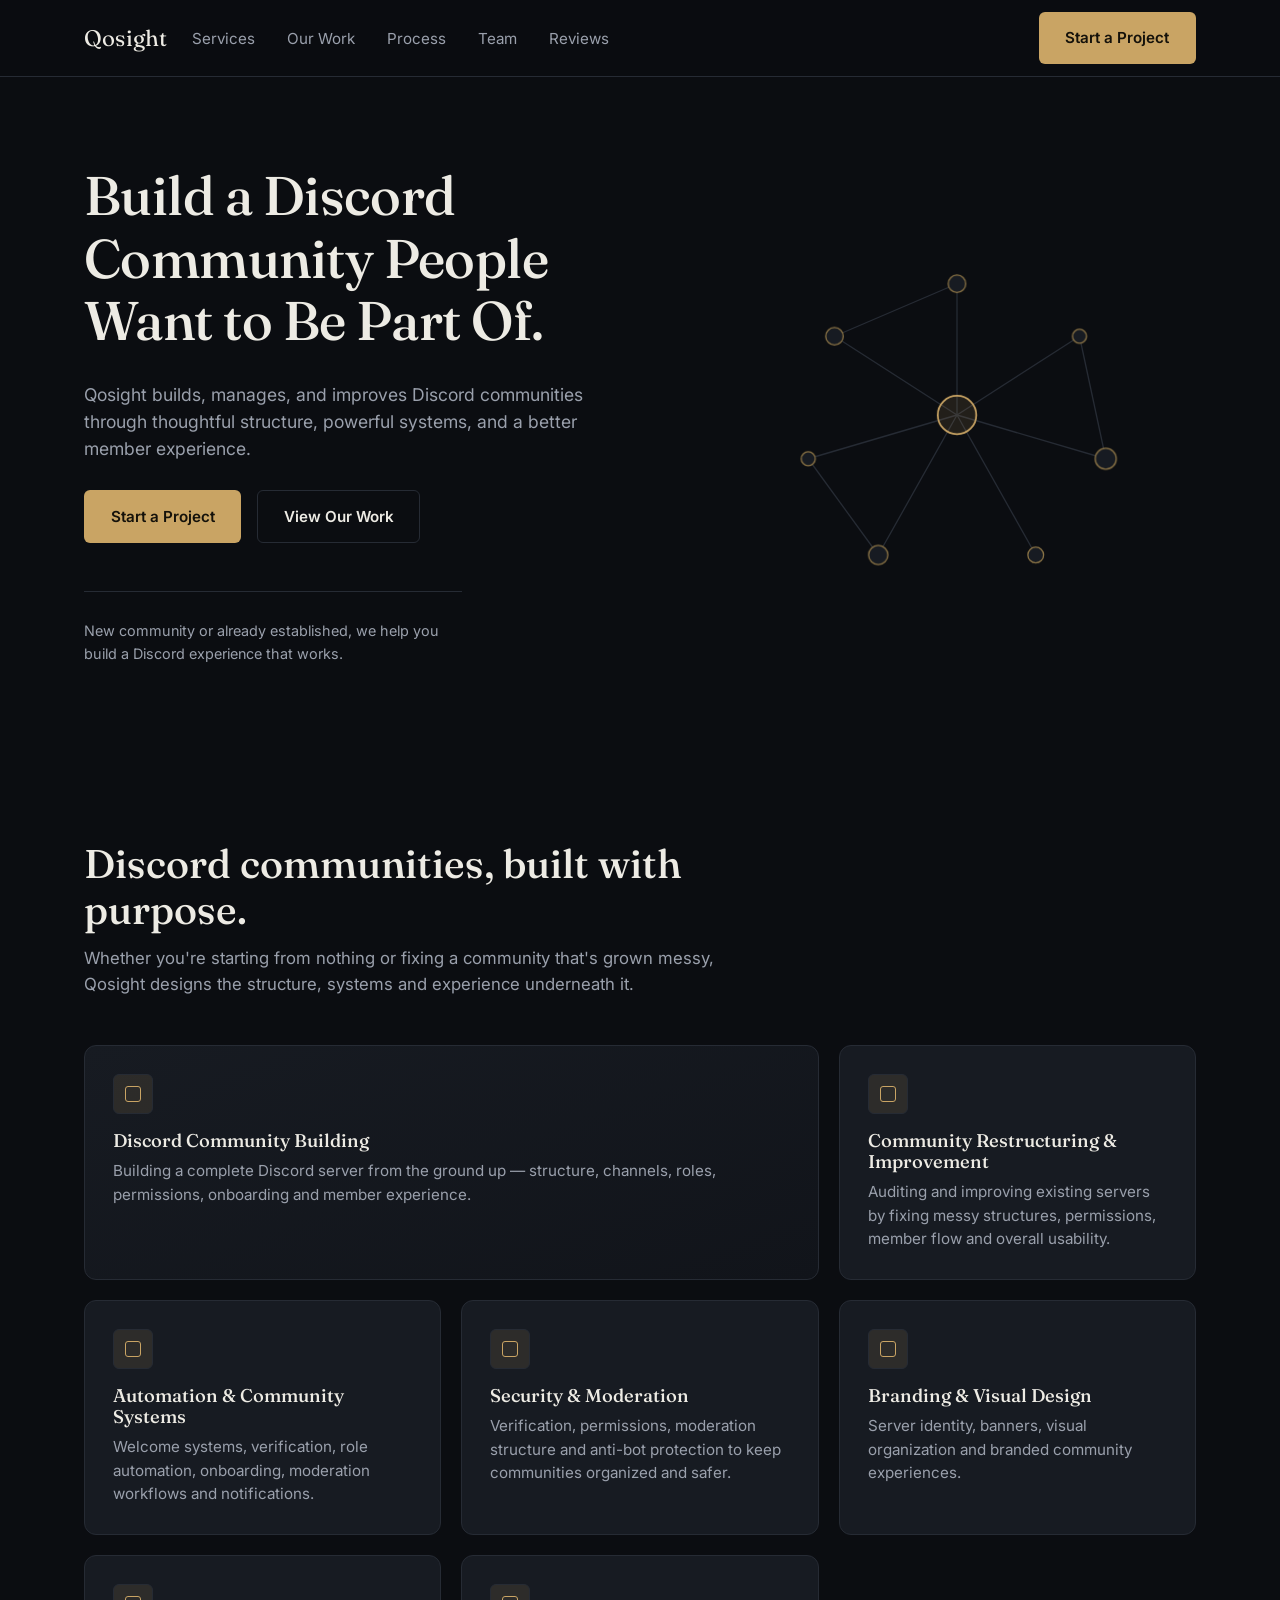
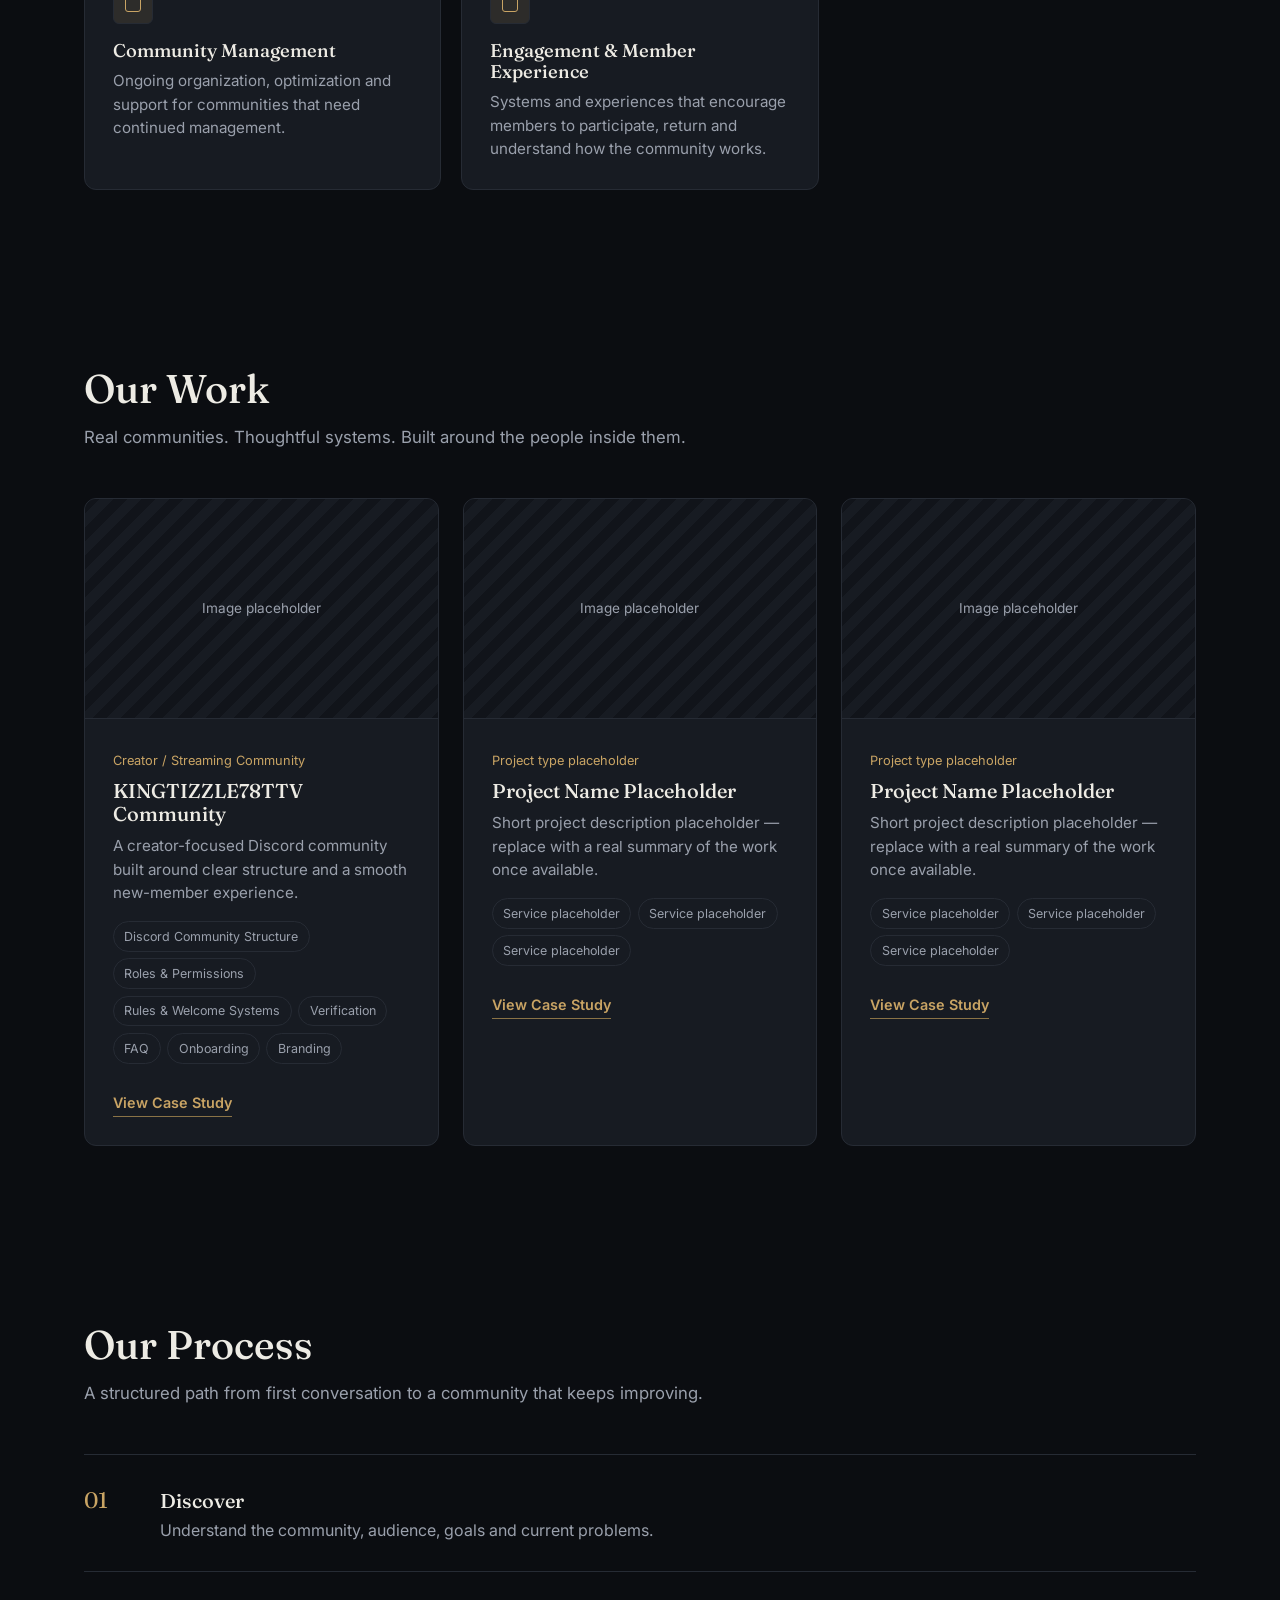
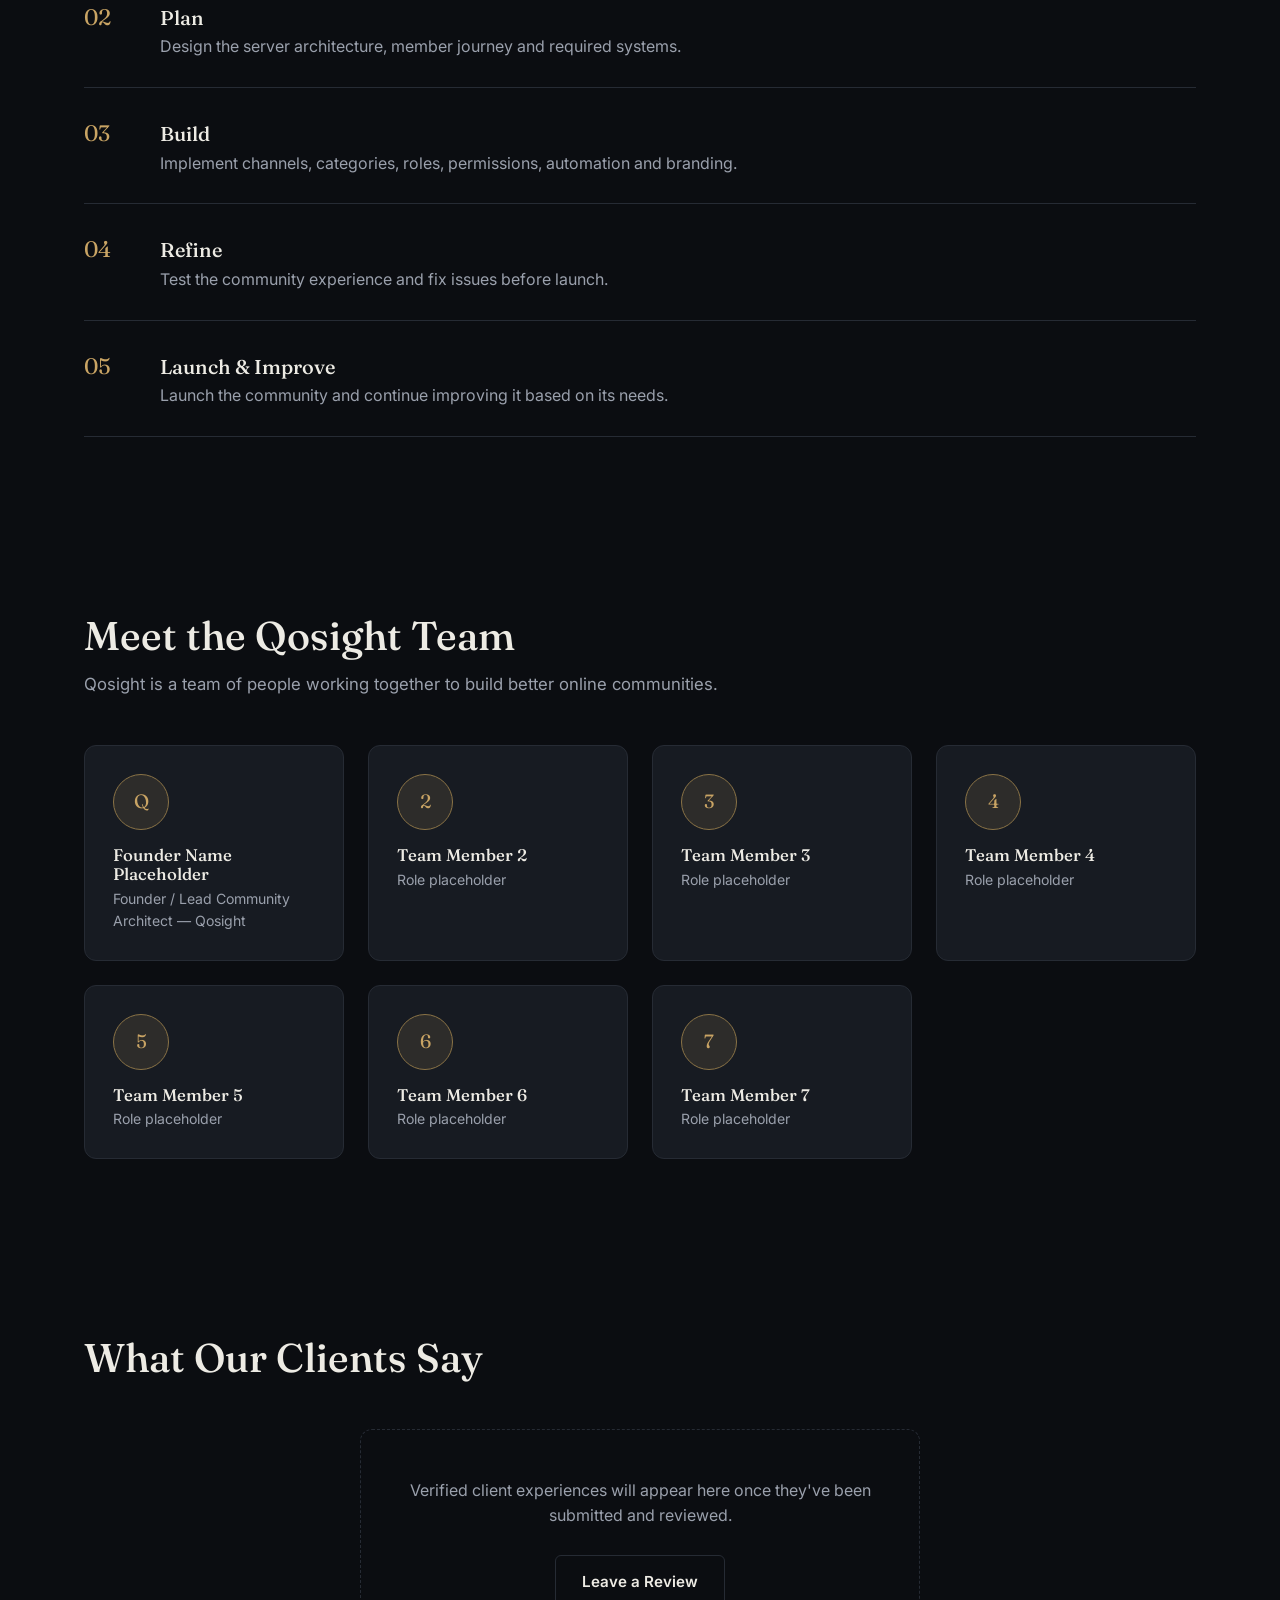
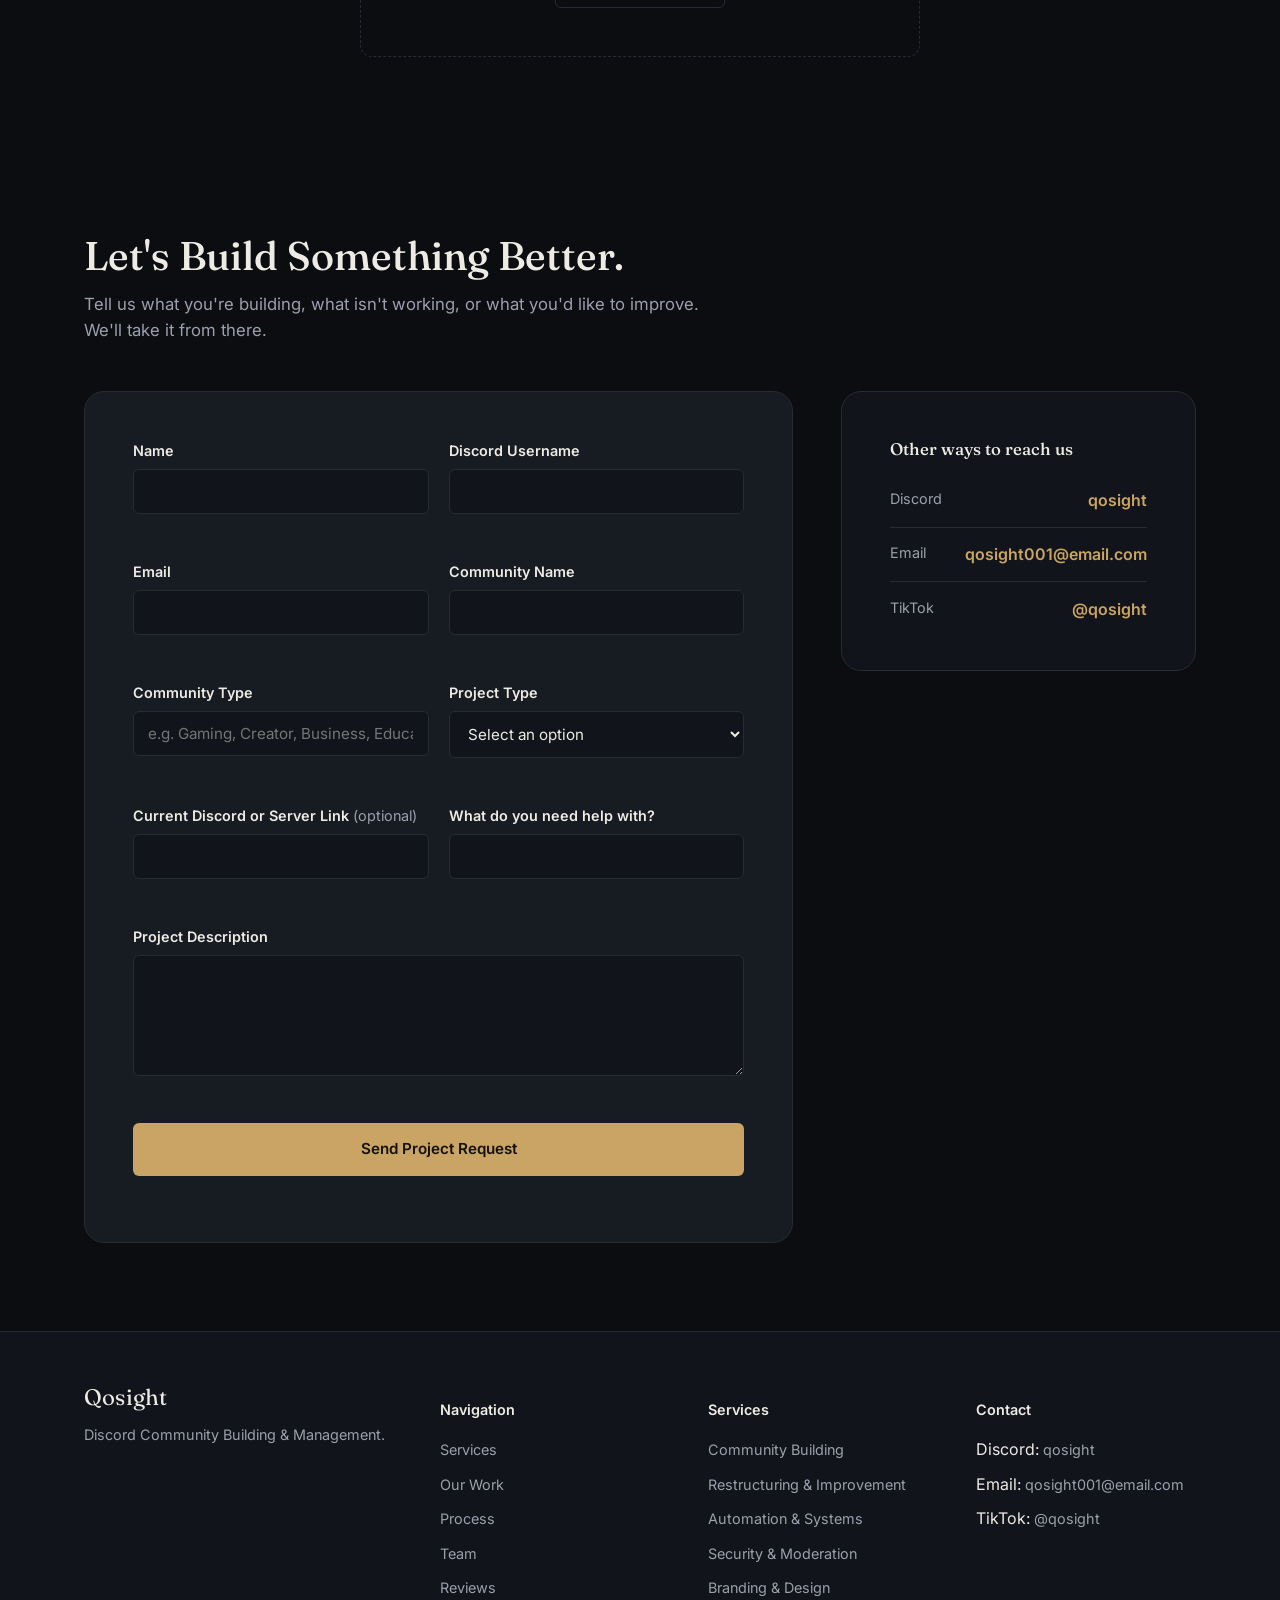
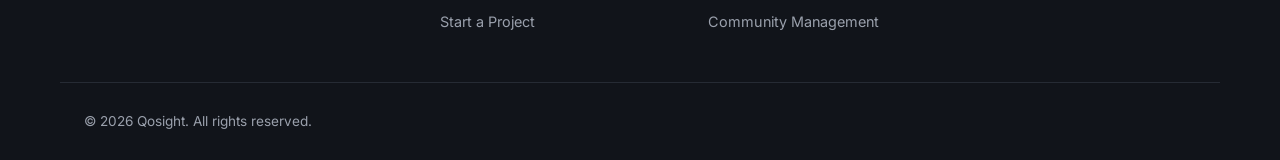
<file: index-1.html>
<!DOCTYPE html>
<html lang="en">
<head>
<meta charset="UTF-8">
<meta name="viewport" content="width=device-width, initial-scale=1.0">
<title>Qosight — Discord Community Building &amp; Management</title>
<meta name="description" content="Qosight builds, manages, restructures and improves Discord communities with thoughtful architecture, automation, moderation systems, branding and member experiences.">

<!-- Open Graph placeholders — replace 'yourdomain.com' and the image path once the site is live -->
<meta property="og:title" content="Qosight — Discord Community Building & Management">
<meta property="og:description" content="Qosight builds, manages, restructures and improves Discord communities.">
<meta property="og:type" content="website">
<meta property="og:url" content="https://yourdomain.com">
<meta property="og:image" content="assets/images/og-image.png">

<!-- Favicon placeholder — put a real favicon.ico or favicon.png inside /assets/icons/ and update this line -->
<link rel="icon" href="assets/icons/favicon.png" type="image/png">

<link rel="preconnect" href="https://fonts.googleapis.com">
<link rel="preconnect" href="https://fonts.gstatic.com" crossorigin>
<link href="https://fonts.googleapis.com/css2?family=Fraunces:opsz,wght@9..144,400;9..144,500;9..144,600&family=Inter:wght@400;500;600;700&display=swap" rel="stylesheet">

<link rel="stylesheet" href="style.css">
</head>
<body>

<a class="skip-link" href="#main">Skip to main content</a>

<!-- ============ HEADER / NAV ============ -->
<header class="site-header" id="site-header">
  <div class="container header-inner">
    <a href="#home" class="logo">Qosight</a>

    <nav class="main-nav" id="main-nav" aria-label="Primary">
      <ul>
        <li><a href="#services">Services</a></li>
        <li><a href="#work">Our Work</a></li>
        <li><a href="#process">Process</a></li>
        <li><a href="#team">Team</a></li>
        <li><a href="#reviews">Reviews</a></li>
      </ul>
    </nav>

    <a href="#start" class="btn btn-primary nav-cta">Start a Project</a>

    <button class="menu-toggle" id="menu-toggle" aria-expanded="false" aria-controls="mobile-nav" aria-label="Open menu">
      <span></span><span></span><span></span>
    </button>
  </div>

  <div class="mobile-nav" id="mobile-nav">
    <ul>
      <li><a href="#services">Services</a></li>
      <li><a href="#work">Our Work</a></li>
      <li><a href="#process">Process</a></li>
      <li><a href="#team">Team</a></li>
      <li><a href="#reviews">Reviews</a></li>
      <li><a href="#start" class="btn btn-primary">Start a Project</a></li>
    </ul>
  </div>
</header>

<main id="main">

  <!-- ============ HOME / HERO ============ -->
  <section class="hero" id="home">
    <div class="container hero-inner">
      <div class="hero-copy">
        <h1>Build a Discord Community People Want to Be Part Of.</h1>
        <p class="hero-sub">Qosight builds, manages, and improves Discord communities through thoughtful structure, powerful systems, and a better member experience.</p>
        <div class="hero-actions">
          <a href="#start" class="btn btn-primary">Start a Project</a>
          <a href="#work" class="btn btn-secondary">View Our Work</a>
        </div>
        <p class="hero-trust">New community or already established, we help you build a Discord experience that works.</p>
      </div>

      <div class="hero-visual" aria-hidden="true">
        <!-- Abstract representation of a community system: hub, roles, channels, automation nodes -->
        <svg id="hero-graph" viewBox="0 0 480 480" xmlns="http://www.w3.org/2000/svg">
          <g class="graph-links">
            <line x1="240" y1="240" x2="240" y2="90"></line>
            <line x1="240" y1="240" x2="380" y2="150"></line>
            <line x1="240" y1="240" x2="410" y2="290"></line>
            <line x1="240" y1="240" x2="330" y2="400"></line>
            <line x1="240" y1="240" x2="150" y2="400"></line>
            <line x1="240" y1="240" x2="70" y2="290"></line>
            <line x1="240" y1="240" x2="100" y2="150"></line>
            <line x1="380" y1="150" x2="410" y2="290"></line>
            <line x1="150" y1="400" x2="70" y2="290"></line>
            <line x1="100" y1="150" x2="240" y2="90"></line>
          </g>
          <g class="graph-nodes">
            <circle class="node node-hub" cx="240" cy="240" r="22"></circle>
            <circle class="node" cx="240" cy="90" r="10"></circle>
            <circle class="node" cx="380" cy="150" r="8"></circle>
            <circle class="node" cx="410" cy="290" r="12"></circle>
            <circle class="node" cx="330" cy="400" r="9"></circle>
            <circle class="node" cx="150" cy="400" r="11"></circle>
            <circle class="node" cx="70" cy="290" r="8"></circle>
            <circle class="node" cx="100" cy="150" r="10"></circle>
          </g>
        </svg>
      </div>
    </div>
  </section>

  <!-- ============ SERVICES ============ -->
  <section class="services" id="services">
    <div class="container">
      <div class="section-head">
        <h2>Discord communities, built with purpose.</h2>
        <p>Whether you're starting from nothing or fixing a community that's grown messy, Qosight designs the structure, systems and experience underneath it.</p>
      </div>

      <div class="services-grid">
        <article class="service-card service-card-lg">
          <div class="service-icon" data-icon="build"></div>
          <h3>Discord Community Building</h3>
          <p>Building a complete Discord server from the ground up — structure, channels, roles, permissions, onboarding and member experience.</p>
        </article>

        <article class="service-card">
          <div class="service-icon" data-icon="restructure"></div>
          <h3>Community Restructuring &amp; Improvement</h3>
          <p>Auditing and improving existing servers by fixing messy structures, permissions, member flow and overall usability.</p>
        </article>

        <article class="service-card">
          <div class="service-icon" data-icon="automation"></div>
          <h3>Automation &amp; Community Systems</h3>
          <p>Welcome systems, verification, role automation, onboarding, moderation workflows and notifications.</p>
        </article>

        <article class="service-card">
          <div class="service-icon" data-icon="security"></div>
          <h3>Security &amp; Moderation</h3>
          <p>Verification, permissions, moderation structure and anti-bot protection to keep communities organized and safer.</p>
        </article>

        <article class="service-card">
          <div class="service-icon" data-icon="branding"></div>
          <h3>Branding &amp; Visual Design</h3>
          <p>Server identity, banners, visual organization and branded community experiences.</p>
        </article>

        <article class="service-card">
          <div class="service-icon" data-icon="management"></div>
          <h3>Community Management</h3>
          <p>Ongoing organization, optimization and support for communities that need continued management.</p>
        </article>

        <article class="service-card">
          <div class="service-icon" data-icon="engagement"></div>
          <h3>Engagement &amp; Member Experience</h3>
          <p>Systems and experiences that encourage members to participate, return and understand how the community works.</p>
        </article>
      </div>
    </div>
  </section>

  <!-- ============ OUR WORK ============ -->
  <section class="work" id="work">
    <div class="container">
      <div class="section-head">
        <h2>Our Work</h2>
        <p>Real communities. Thoughtful systems. Built around the people inside them.</p>
      </div>

      <!--
        PORTFOLIO PLACEHOLDERS
        To add a real project: duplicate one .work-card block, replace the text,
        and swap the .work-image placeholder div for an <img> tag pointing to
        a file inside assets/images/work/
      -->
      <div class="work-grid">

        <article class="work-card">
          <div class="work-image" role="img" aria-label="Project image placeholder">
            <span>Image placeholder</span>
          </div>
          <div class="work-body">
            <span class="work-type">Creator / Streaming Community</span>
            <h3>KINGTIZZLE78TTV Community</h3>
            <p>A creator-focused Discord community built around clear structure and a smooth new-member experience.</p>
            <ul class="work-tags">
              <li>Discord Community Structure</li>
              <li>Roles &amp; Permissions</li>
              <li>Rules &amp; Welcome Systems</li>
              <li>Verification</li>
              <li>FAQ</li>
              <li>Onboarding</li>
              <li>Branding</li>
            </ul>
            <a href="#" class="work-link" data-case-study>View Case Study</a>
          </div>
        </article>

        <article class="work-card">
          <div class="work-image" role="img" aria-label="Project image placeholder">
            <span>Image placeholder</span>
          </div>
          <div class="work-body">
            <span class="work-type">Project type placeholder</span>
            <h3>Project Name Placeholder</h3>
            <p>Short project description placeholder — replace with a real summary of the work once available.</p>
            <ul class="work-tags">
              <li>Service placeholder</li>
              <li>Service placeholder</li>
              <li>Service placeholder</li>
            </ul>
            <a href="#" class="work-link" data-case-study>View Case Study</a>
          </div>
        </article>

        <article class="work-card">
          <div class="work-image" role="img" aria-label="Project image placeholder">
            <span>Image placeholder</span>
          </div>
          <div class="work-body">
            <span class="work-type">Project type placeholder</span>
            <h3>Project Name Placeholder</h3>
            <p>Short project description placeholder — replace with a real summary of the work once available.</p>
            <ul class="work-tags">
              <li>Service placeholder</li>
              <li>Service placeholder</li>
              <li>Service placeholder</li>
            </ul>
            <a href="#" class="work-link" data-case-study>View Case Study</a>
          </div>
        </article>

      </div>
    </div>
  </section>

  <!-- ============ OUR PROCESS ============ -->
  <section class="process" id="process">
    <div class="container">
      <div class="section-head">
        <h2>Our Process</h2>
        <p>A structured path from first conversation to a community that keeps improving.</p>
      </div>

      <ol class="process-list">
        <li class="process-step">
          <span class="step-number">01</span>
          <div>
            <h3>Discover</h3>
            <p>Understand the community, audience, goals and current problems.</p>
          </div>
        </li>
        <li class="process-step">
          <span class="step-number">02</span>
          <div>
            <h3>Plan</h3>
            <p>Design the server architecture, member journey and required systems.</p>
          </div>
        </li>
        <li class="process-step">
          <span class="step-number">03</span>
          <div>
            <h3>Build</h3>
            <p>Implement channels, categories, roles, permissions, automation and branding.</p>
          </div>
        </li>
        <li class="process-step">
          <span class="step-number">04</span>
          <div>
            <h3>Refine</h3>
            <p>Test the community experience and fix issues before launch.</p>
          </div>
        </li>
        <li class="process-step">
          <span class="step-number">05</span>
          <div>
            <h3>Launch &amp; Improve</h3>
            <p>Launch the community and continue improving it based on its needs.</p>
          </div>
        </li>
      </ol>
    </div>
  </section>

  <!-- ============ TEAM ============ -->
  <section class="team" id="team">
    <div class="container">
      <div class="section-head">
        <h2>Meet the Qosight Team</h2>
        <p>Qosight is a team of people working together to build better online communities.</p>
      </div>

      <!--
        TEAM PLACEHOLDERS
        Replace the initials in .avatar-placeholder, the name, and the role text
        for each member. To use a real photo, swap the div for an <img> pointing
        to assets/images/team/
      -->
      <div class="team-grid">
        <article class="team-card">
          <div class="avatar-placeholder">Q</div>
          <h3>Founder Name Placeholder</h3>
          <p class="team-role">Founder / Lead Community Architect — Qosight</p>
        </article>
        <article class="team-card">
          <div class="avatar-placeholder">2</div>
          <h3>Team Member 2</h3>
          <p class="team-role">Role placeholder</p>
        </article>
        <article class="team-card">
          <div class="avatar-placeholder">3</div>
          <h3>Team Member 3</h3>
          <p class="team-role">Role placeholder</p>
        </article>
        <article class="team-card">
          <div class="avatar-placeholder">4</div>
          <h3>Team Member 4</h3>
          <p class="team-role">Role placeholder</p>
        </article>
        <article class="team-card">
          <div class="avatar-placeholder">5</div>
          <h3>Team Member 5</h3>
          <p class="team-role">Role placeholder</p>
        </article>
        <article class="team-card">
          <div class="avatar-placeholder">6</div>
          <h3>Team Member 6</h3>
          <p class="team-role">Role placeholder</p>
        </article>
        <article class="team-card">
          <div class="avatar-placeholder">7</div>
          <h3>Team Member 7</h3>
          <p class="team-role">Role placeholder</p>
        </article>
      </div>
    </div>
  </section>

  <!-- ============ CLIENT REVIEWS ============ -->
  <section class="reviews" id="reviews">
    <div class="container">
      <div class="section-head">
        <h2>What Our Clients Say</h2>
      </div>

      <div class="reviews-empty">
        <p>Verified client experiences will appear here once they've been submitted and reviewed.</p>
        <button class="btn btn-secondary" id="open-review-modal" type="button">Leave a Review</button>
      </div>
    </div>
  </section>

  <!-- ============ START A PROJECT ============ -->
  <section class="start-project" id="start">
    <div class="container start-inner">
      <div class="section-head">
        <h2>Let's Build Something Better.</h2>
        <p>Tell us what you're building, what isn't working, or what you'd like to improve. We'll take it from there.</p>
      </div>

      <div class="start-grid">
        <form class="project-form" id="project-form" novalidate>

          <div class="form-row">
            <label for="pf-name">Name</label>
            <input type="text" id="pf-name" name="name" required autocomplete="name">
            <span class="field-error" id="pf-name-error"></span>
          </div>

          <div class="form-row">
            <label for="pf-discord">Discord Username</label>
            <input type="text" id="pf-discord" name="discord" required>
            <span class="field-error" id="pf-discord-error"></span>
          </div>

          <div class="form-row">
            <label for="pf-email">Email</label>
            <input type="email" id="pf-email" name="email" required autocomplete="email">
            <span class="field-error" id="pf-email-error"></span>
          </div>

          <div class="form-row">
            <label for="pf-community-name">Community Name</label>
            <input type="text" id="pf-community-name" name="communityName" required>
            <span class="field-error" id="pf-community-name-error"></span>
          </div>

          <div class="form-row">
            <label for="pf-community-type">Community Type</label>
            <input type="text" id="pf-community-type" name="communityType" placeholder="e.g. Gaming, Creator, Business, Education" required>
            <span class="field-error" id="pf-community-type-error"></span>
          </div>

          <div class="form-row">
            <label for="pf-project-type">Project Type</label>
            <select id="pf-project-type" name="projectType" required>
              <option value="" disabled selected>Select an option</option>
              <option>New Discord Community</option>
              <option>Existing Community Improvement</option>
              <option>Community Management</option>
              <option>Automation &amp; Systems</option>
              <option>Security &amp; Moderation</option>
              <option>Branding &amp; Design</option>
              <option>Other</option>
            </select>
            <span class="field-error" id="pf-project-type-error"></span>
          </div>

          <div class="form-row">
            <label for="pf-server-link">Current Discord or Server Link <span class="optional">(optional)</span></label>
            <input type="text" id="pf-server-link" name="serverLink">
          </div>

          <div class="form-row">
            <label for="pf-help">What do you need help with?</label>
            <input type="text" id="pf-help" name="helpSummary" required>
            <span class="field-error" id="pf-help-error"></span>
          </div>

          <div class="form-row form-row-full">
            <label for="pf-description">Project Description</label>
            <textarea id="pf-description" name="description" rows="5" required></textarea>
            <span class="field-error" id="pf-description-error"></span>
          </div>

          <div class="form-row form-row-full">
            <button type="submit" class="btn btn-primary">Send Project Request</button>
            <p class="form-status" id="form-status" role="status" aria-live="polite"></p>
          </div>

        </form>

        <div class="contact-alt">
          <h3>Other ways to reach us</h3>
          <ul>
            <li>
              <span class="contact-label">Discord</span>
              <a href="#" data-placeholder-link>qosight</a>
            </li>
            <li>
              <span class="contact-label">Email</span>
              <a href="mailto:qosight001@email.com">qosight001@email.com</a>
            </li>
            <li>
              <span class="contact-label">TikTok</span>
              <a href="#" data-placeholder-link>@qosight</a>
            </li>
          </ul>
        </div>
      </div>
    </div>
  </section>

</main>

<!-- ============ FOOTER ============ -->
<footer class="site-footer">
  <div class="container footer-inner">
    <div class="footer-brand">
      <span class="logo">Qosight</span>
      <p>Discord Community Building &amp; Management.</p>
    </div>

    <div class="footer-col">
      <h4>Navigation</h4>
      <ul>
        <li><a href="#services">Services</a></li>
        <li><a href="#work">Our Work</a></li>
        <li><a href="#process">Process</a></li>
        <li><a href="#team">Team</a></li>
        <li><a href="#reviews">Reviews</a></li>
        <li><a href="#start">Start a Project</a></li>
      </ul>
    </div>

    <div class="footer-col">
      <h4>Services</h4>
      <ul>
        <li><a href="#services">Community Building</a></li>
        <li><a href="#services">Restructuring &amp; Improvement</a></li>
        <li><a href="#services">Automation &amp; Systems</a></li>
        <li><a href="#services">Security &amp; Moderation</a></li>
        <li><a href="#services">Branding &amp; Design</a></li>
        <li><a href="#services">Community Management</a></li>
      </ul>
    </div>

    <div class="footer-col">
      <h4>Contact</h4>
      <ul>
        <li>Discord: <a href="#" data-placeholder-link>qosight</a></li>
        <li>Email: <a href="mailto:qosight001@email.com">qosight001@email.com</a></li>
        <li>TikTok: <a href="#" data-placeholder-link>@qosight</a></li>
      </ul>
    </div>
  </div>

  <div class="container footer-bottom">
    <p>© 2026 Qosight. All rights reserved.</p>
  </div>
</footer>

<!-- ============ REVIEW MODAL (front-end only) ============ -->
<div class="modal-overlay" id="review-modal" hidden>
  <div class="modal" role="dialog" aria-modal="true" aria-labelledby="review-modal-title">
    <button class="modal-close" id="close-review-modal" type="button" aria-label="Close">&times;</button>
    <h3 id="review-modal-title">Leave a Review</h3>
    <p class="modal-note">Submitted reviews are stored for approval and won't appear publicly until Qosight verifies them.</p>

    <form id="review-form" novalidate>
      <div class="form-row">
        <label for="rv-name">Name</label>
        <input type="text" id="rv-name" name="name" required>
      </div>

      <div class="form-row">
        <label for="rv-discord">Discord Username <span class="optional">(optional)</span></label>
        <input type="text" id="rv-discord" name="discord">
      </div>

      <div class="form-row">
        <label for="rv-service">Service Received</label>
        <input type="text" id="rv-service" name="service" required>
      </div>

      <div class="form-row">
        <label for="rv-project">Project Name <span class="optional">(optional)</span></label>
        <input type="text" id="rv-project" name="project">
      </div>

      <div class="form-row">
        <span id="rv-rating-label">Rating</span>
        <div class="star-rating" role="radiogroup" aria-labelledby="rv-rating-label">
          <button type="button" class="star" data-value="1" role="radio" aria-checked="false" aria-label="1 star">★</button>
          <button type="button" class="star" data-value="2" role="radio" aria-checked="false" aria-label="2 stars">★</button>
          <button type="button" class="star" data-value="3" role="radio" aria-checked="false" aria-label="3 stars">★</button>
          <button type="button" class="star" data-value="4" role="radio" aria-checked="false" aria-label="4 stars">★</button>
          <button type="button" class="star" data-value="5" role="radio" aria-checked="false" aria-label="5 stars">★</button>
        </div>
        <input type="hidden" id="rv-rating-value" name="rating">
      </div>

      <div class="form-row">
        <label for="rv-text">Review</label>
        <textarea id="rv-text" name="review" rows="4" required></textarea>
      </div>

      <button type="submit" class="btn btn-primary">Submit Review</button>
      <p class="form-status" id="review-form-status" role="status" aria-live="polite"></p>
    </form>
  </div>
</div>

<script src="script.js"></script>
</body>
</html>
</file>
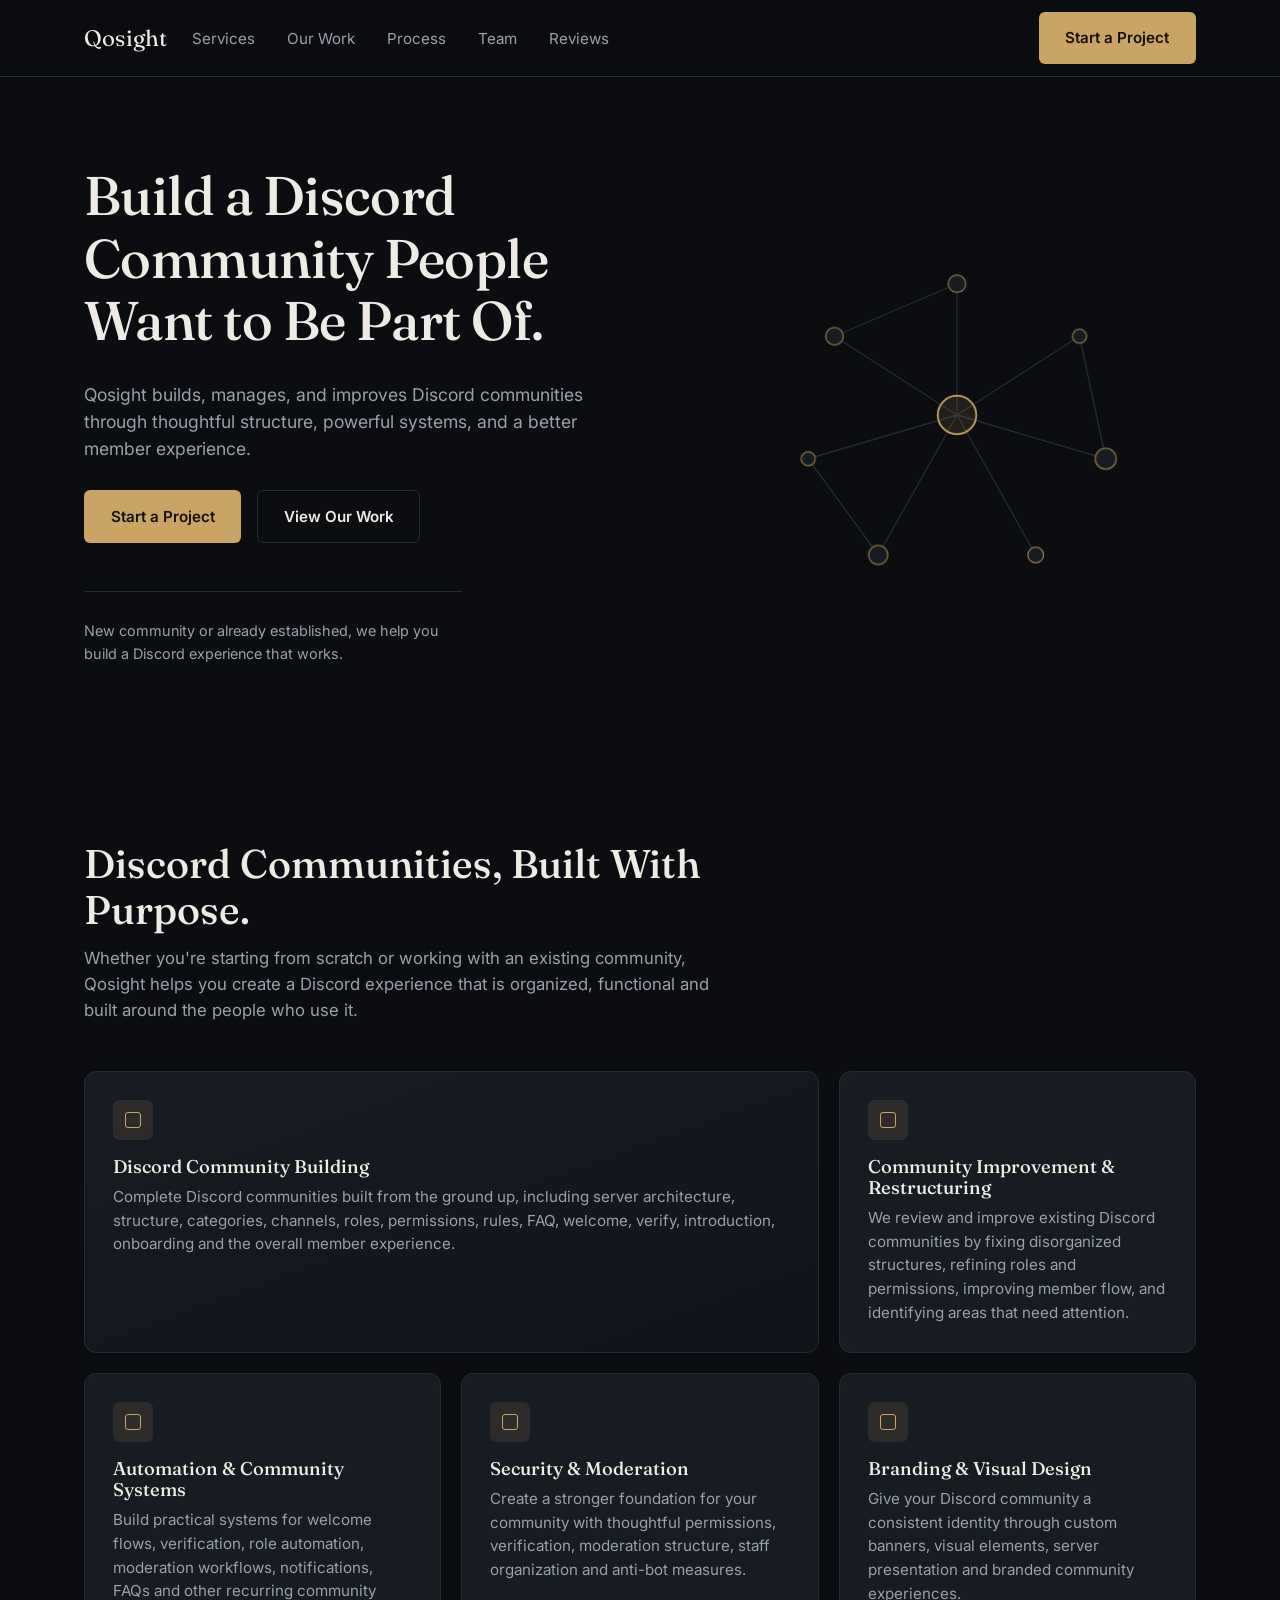
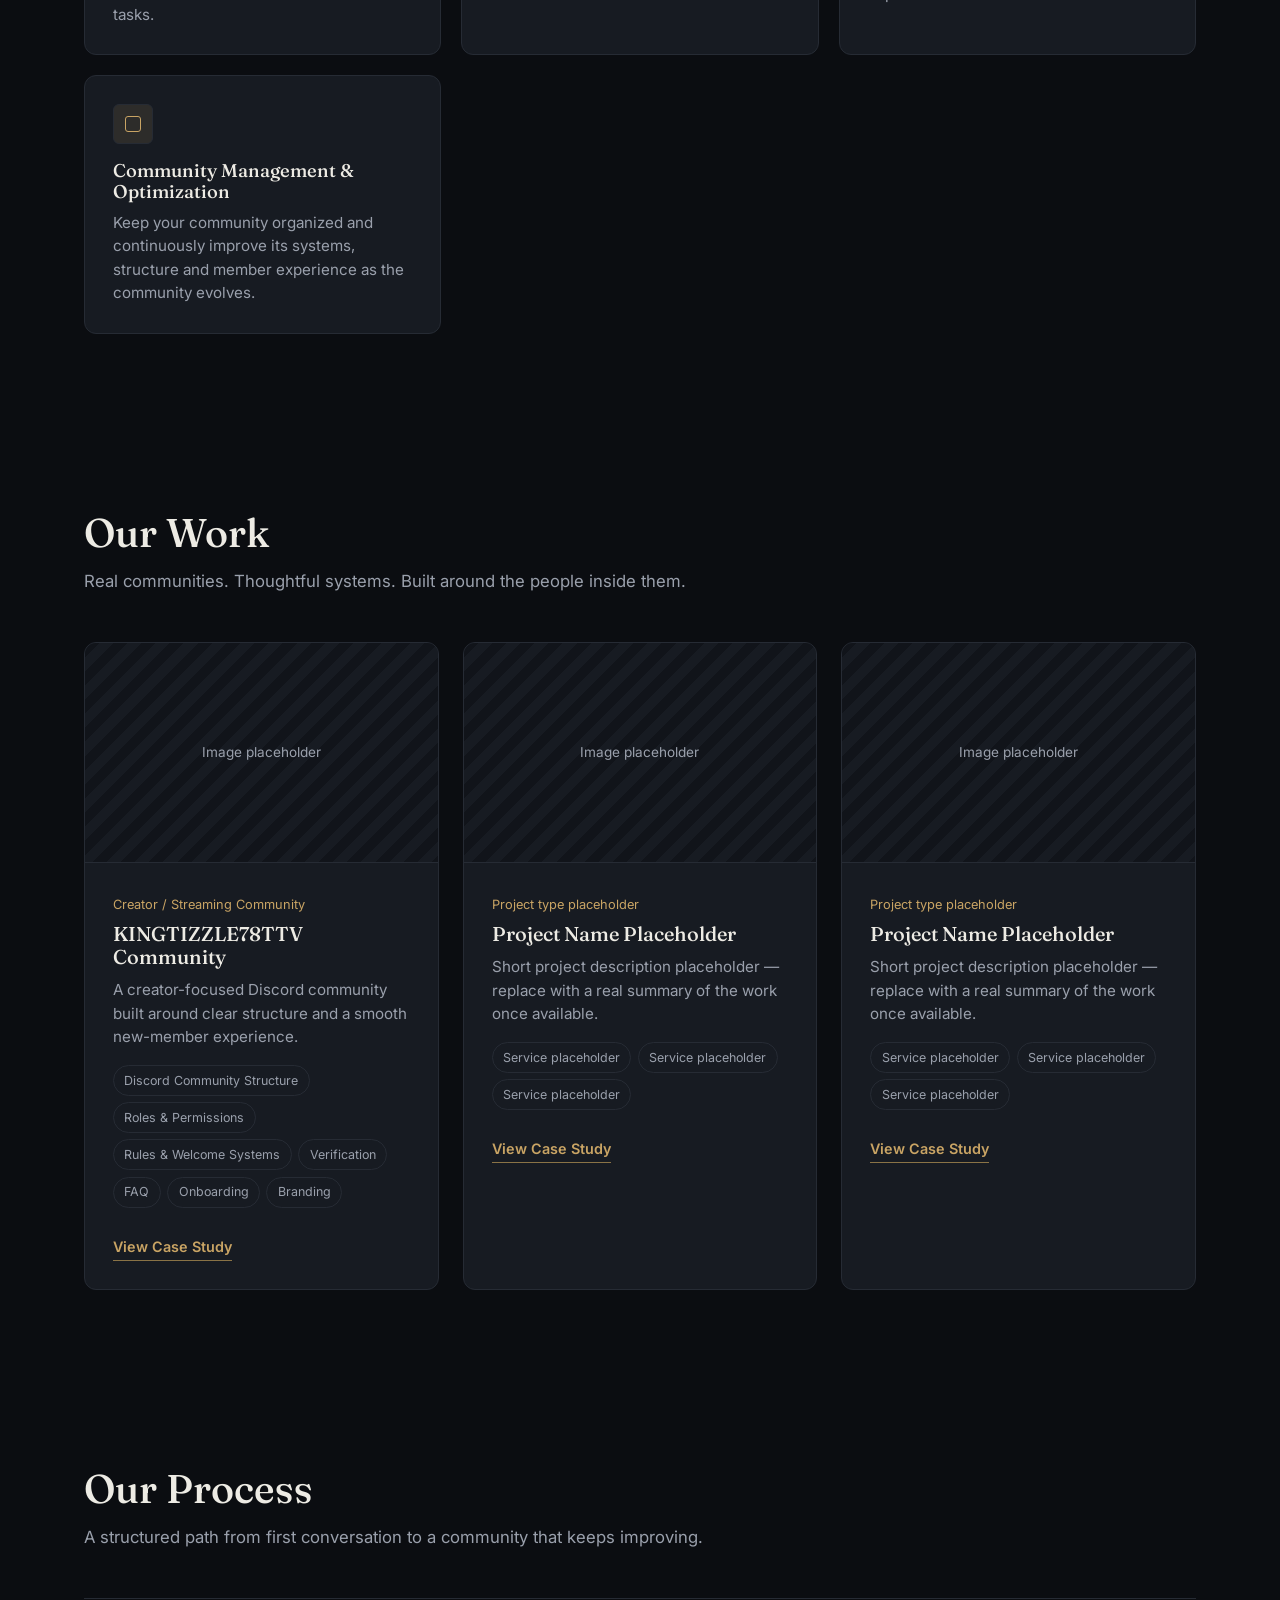
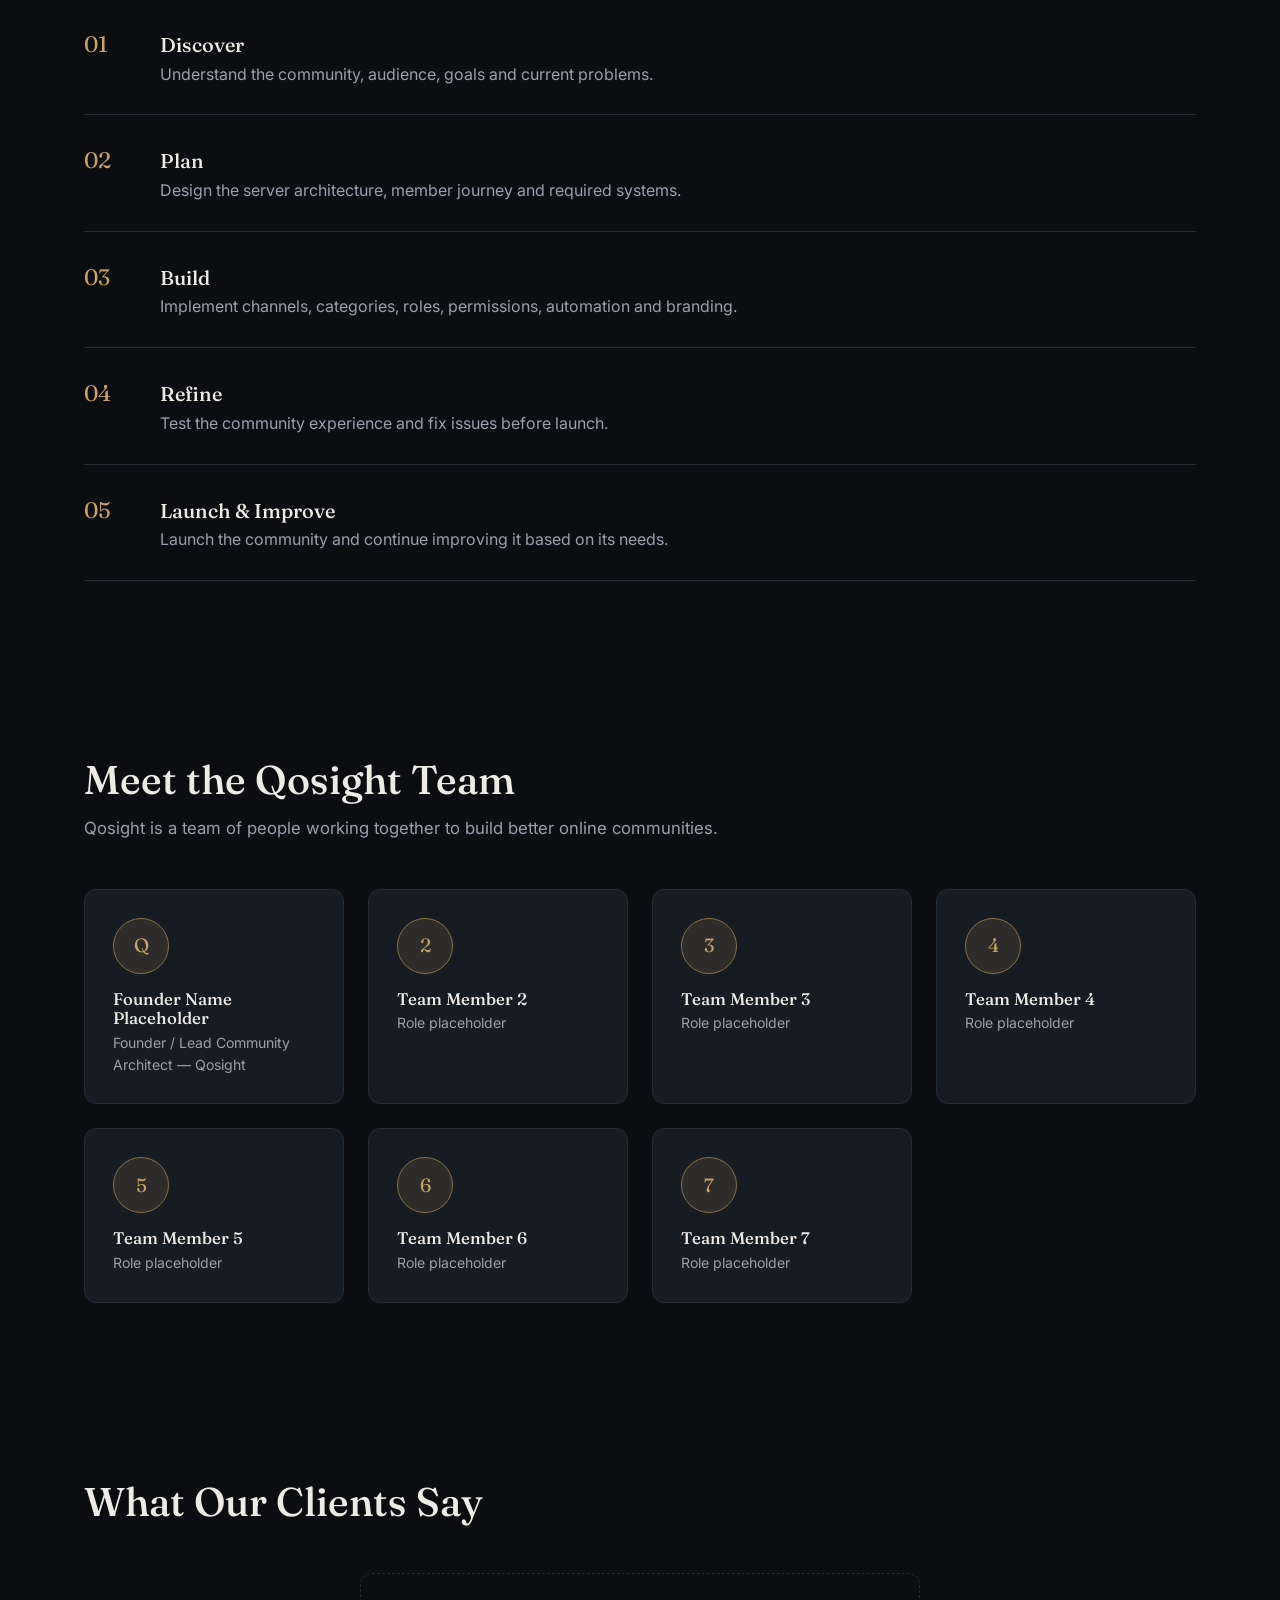
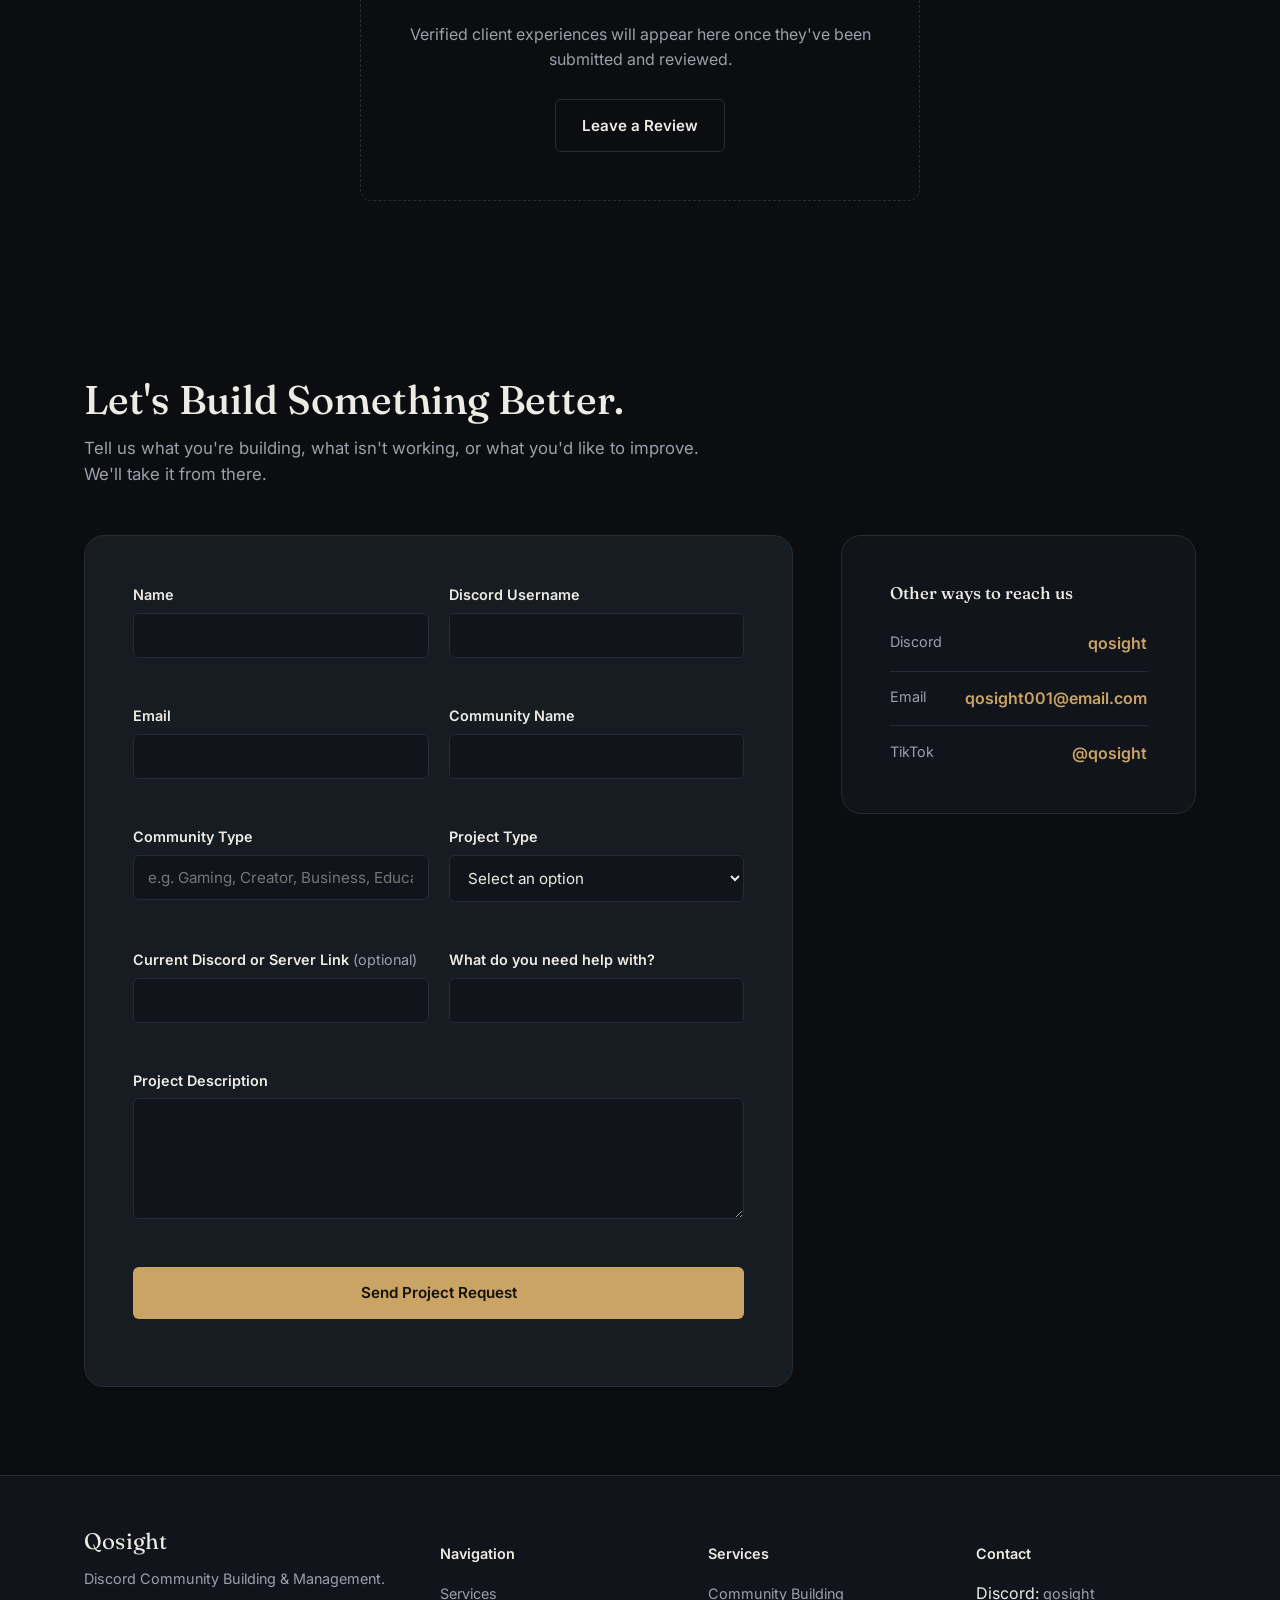
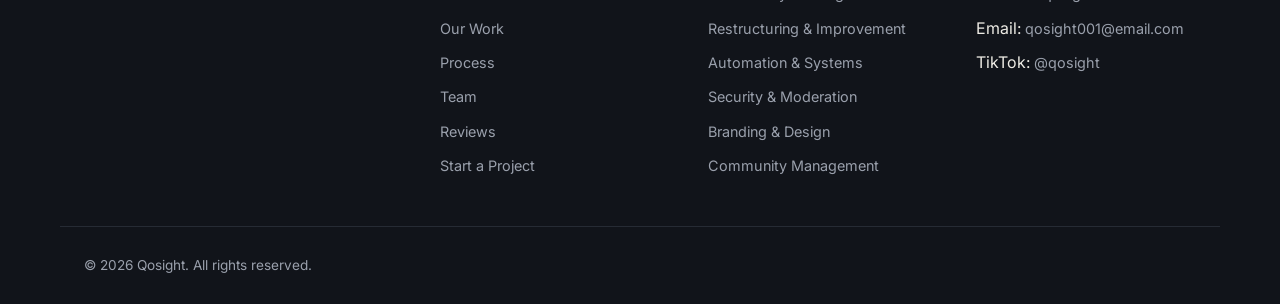
<file: index-2.html>
<!DOCTYPE html>
<html lang="en">
<head>
<meta charset="UTF-8">
<meta name="viewport" content="width=device-width, initial-scale=1.0">
<title>Qosight — Discord Community Building &amp; Management</title>
<meta name="description" content="Qosight builds, manages, restructures and improves Discord communities with thoughtful architecture, automation, moderation systems, branding and member experiences.">

<!-- Open Graph placeholders — replace 'yourdomain.com' and the image path once the site is live -->
<meta property="og:title" content="Qosight — Discord Community Building & Management">
<meta property="og:description" content="Qosight builds, manages, restructures and improves Discord communities.">
<meta property="og:type" content="website">
<meta property="og:url" content="https://yourdomain.com">
<meta property="og:image" content="assets/images/og-image.png">

<!-- Favicon placeholder — put a real favicon.ico or favicon.png inside /assets/icons/ and update this line -->
<link rel="icon" href="assets/icons/favicon.png" type="image/png">

<link rel="preconnect" href="https://fonts.googleapis.com">
<link rel="preconnect" href="https://fonts.gstatic.com" crossorigin>
<link href="https://fonts.googleapis.com/css2?family=Fraunces:opsz,wght@9..144,400;9..144,500;9..144,600&family=Inter:wght@400;500;600;700&display=swap" rel="stylesheet">

<link rel="stylesheet" href="style.css">
</head>
<body>

<a class="skip-link" href="#main">Skip to main content</a>

<!-- ============ HEADER / NAV ============ -->
<header class="site-header" id="site-header">
  <div class="container header-inner">
    <a href="#home" class="logo">Qosight</a>

    <nav class="main-nav" id="main-nav" aria-label="Primary">
      <ul>
        <li><a href="#services">Services</a></li>
        <li><a href="#work">Our Work</a></li>
        <li><a href="#process">Process</a></li>
        <li><a href="#team">Team</a></li>
        <li><a href="#reviews">Reviews</a></li>
      </ul>
    </nav>

    <a href="#start" class="btn btn-primary nav-cta">Start a Project</a>

    <button class="menu-toggle" id="menu-toggle" aria-expanded="false" aria-controls="mobile-nav" aria-label="Open menu">
      <span></span><span></span><span></span>
    </button>
  </div>

  <div class="mobile-nav" id="mobile-nav">
    <ul>
      <li><a href="#services">Services</a></li>
      <li><a href="#work">Our Work</a></li>
      <li><a href="#process">Process</a></li>
      <li><a href="#team">Team</a></li>
      <li><a href="#reviews">Reviews</a></li>
      <li><a href="#start" class="btn btn-primary">Start a Project</a></li>
    </ul>
  </div>
</header>

<main id="main">

  <!-- ============ HOME / HERO ============ -->
  <section class="hero" id="home">
    <div class="container hero-inner">
      <div class="hero-copy">
        <h1>Build a Discord Community People Want to Be Part Of.</h1>
        <p class="hero-sub">Qosight builds, manages, and improves Discord communities through thoughtful structure, powerful systems, and a better member experience.</p>
        <div class="hero-actions">
          <a href="#start" class="btn btn-primary">Start a Project</a>
          <a href="#work" class="btn btn-secondary">View Our Work</a>
        </div>
        <p class="hero-trust">New community or already established, we help you build a Discord experience that works.</p>
      </div>

      <div class="hero-visual" aria-hidden="true">
        <!-- Abstract representation of a community system: hub, roles, channels, automation nodes -->
        <svg id="hero-graph" viewBox="0 0 480 480" xmlns="http://www.w3.org/2000/svg">
          <g class="graph-links">
            <line x1="240" y1="240" x2="240" y2="90"></line>
            <line x1="240" y1="240" x2="380" y2="150"></line>
            <line x1="240" y1="240" x2="410" y2="290"></line>
            <line x1="240" y1="240" x2="330" y2="400"></line>
            <line x1="240" y1="240" x2="150" y2="400"></line>
            <line x1="240" y1="240" x2="70" y2="290"></line>
            <line x1="240" y1="240" x2="100" y2="150"></line>
            <line x1="380" y1="150" x2="410" y2="290"></line>
            <line x1="150" y1="400" x2="70" y2="290"></line>
            <line x1="100" y1="150" x2="240" y2="90"></line>
          </g>
          <g class="graph-nodes">
            <circle class="node node-hub" cx="240" cy="240" r="22"></circle>
            <circle class="node" cx="240" cy="90" r="10"></circle>
            <circle class="node" cx="380" cy="150" r="8"></circle>
            <circle class="node" cx="410" cy="290" r="12"></circle>
            <circle class="node" cx="330" cy="400" r="9"></circle>
            <circle class="node" cx="150" cy="400" r="11"></circle>
            <circle class="node" cx="70" cy="290" r="8"></circle>
            <circle class="node" cx="100" cy="150" r="10"></circle>
          </g>
        </svg>
      </div>
    </div>
  </section>

  <!-- ============ SERVICES ============ -->
  <section class="services" id="services">
    <div class="container">
      <div class="section-head">
        <h2>Discord Communities, Built With Purpose.</h2>
        <p>Whether you're starting from scratch or working with an existing community, Qosight helps you create a Discord experience that is organized, functional and built around the people who use it.</p>
      </div>

      <div class="services-grid">
        <article class="service-card service-card-lg">
          <div class="service-icon" data-icon="build"></div>
          <h3>Discord Community Building</h3>
          <p>Complete Discord communities built from the ground up, including server architecture, structure, categories, channels, roles, permissions, rules, FAQ, welcome, verify, introduction, onboarding and the overall member experience.</p>
        </article>

        <article class="service-card">
          <div class="service-icon" data-icon="restructure"></div>
          <h3>Community Improvement &amp; Restructuring</h3>
          <p>We review and improve existing Discord communities by fixing disorganized structures, refining roles and permissions, improving member flow, and identifying areas that need attention.</p>
        </article>

        <article class="service-card">
          <div class="service-icon" data-icon="automation"></div>
          <h3>Automation &amp; Community Systems</h3>
          <p>Build practical systems for welcome flows, verification, role automation, moderation workflows, notifications, FAQs and other recurring community tasks.</p>
        </article>

        <article class="service-card">
          <div class="service-icon" data-icon="security"></div>
          <h3>Security &amp; Moderation</h3>
          <p>Create a stronger foundation for your community with thoughtful permissions, verification, moderation structure, staff organization and anti-bot measures.</p>
        </article>

        <article class="service-card">
          <div class="service-icon" data-icon="branding"></div>
          <h3>Branding &amp; Visual Design</h3>
          <p>Give your Discord community a consistent identity through custom banners, visual elements, server presentation and branded community experiences.</p>
        </article>

        <article class="service-card">
          <div class="service-icon" data-icon="management"></div>
          <h3>Community Management &amp; Optimization</h3>
          <p>Keep your community organized and continuously improve its systems, structure and member experience as the community evolves.</p>
        </article>
      </div>
    </div>
  </section>

  <!-- ============ OUR WORK ============ -->
  <section class="work" id="work">
    <div class="container">
      <div class="section-head">
        <h2>Our Work</h2>
        <p>Real communities. Thoughtful systems. Built around the people inside them.</p>
      </div>

      <!--
        PORTFOLIO PLACEHOLDERS
        To add a real project: duplicate one .work-card block, replace the text,
        and swap the .work-image placeholder div for an <img> tag pointing to
        a file inside assets/images/work/
      -->
      <div class="work-grid">

        <article class="work-card">
          <div class="work-image" role="img" aria-label="Project image placeholder">
            <span>Image placeholder</span>
          </div>
          <div class="work-body">
            <span class="work-type">Creator / Streaming Community</span>
            <h3>KINGTIZZLE78TTV Community</h3>
            <p>A creator-focused Discord community built around clear structure and a smooth new-member experience.</p>
            <ul class="work-tags">
              <li>Discord Community Structure</li>
              <li>Roles &amp; Permissions</li>
              <li>Rules &amp; Welcome Systems</li>
              <li>Verification</li>
              <li>FAQ</li>
              <li>Onboarding</li>
              <li>Branding</li>
            </ul>
            <a href="#" class="work-link" data-case-study>View Case Study</a>
          </div>
        </article>

        <article class="work-card">
          <div class="work-image" role="img" aria-label="Project image placeholder">
            <span>Image placeholder</span>
          </div>
          <div class="work-body">
            <span class="work-type">Project type placeholder</span>
            <h3>Project Name Placeholder</h3>
            <p>Short project description placeholder — replace with a real summary of the work once available.</p>
            <ul class="work-tags">
              <li>Service placeholder</li>
              <li>Service placeholder</li>
              <li>Service placeholder</li>
            </ul>
            <a href="#" class="work-link" data-case-study>View Case Study</a>
          </div>
        </article>

        <article class="work-card">
          <div class="work-image" role="img" aria-label="Project image placeholder">
            <span>Image placeholder</span>
          </div>
          <div class="work-body">
            <span class="work-type">Project type placeholder</span>
            <h3>Project Name Placeholder</h3>
            <p>Short project description placeholder — replace with a real summary of the work once available.</p>
            <ul class="work-tags">
              <li>Service placeholder</li>
              <li>Service placeholder</li>
              <li>Service placeholder</li>
            </ul>
            <a href="#" class="work-link" data-case-study>View Case Study</a>
          </div>
        </article>

      </div>
    </div>
  </section>

  <!-- ============ OUR PROCESS ============ -->
  <section class="process" id="process">
    <div class="container">
      <div class="section-head">
        <h2>Our Process</h2>
        <p>A structured path from first conversation to a community that keeps improving.</p>
      </div>

      <ol class="process-list">
        <li class="process-step">
          <span class="step-number">01</span>
          <div>
            <h3>Discover</h3>
            <p>Understand the community, audience, goals and current problems.</p>
          </div>
        </li>
        <li class="process-step">
          <span class="step-number">02</span>
          <div>
            <h3>Plan</h3>
            <p>Design the server architecture, member journey and required systems.</p>
          </div>
        </li>
        <li class="process-step">
          <span class="step-number">03</span>
          <div>
            <h3>Build</h3>
            <p>Implement channels, categories, roles, permissions, automation and branding.</p>
          </div>
        </li>
        <li class="process-step">
          <span class="step-number">04</span>
          <div>
            <h3>Refine</h3>
            <p>Test the community experience and fix issues before launch.</p>
          </div>
        </li>
        <li class="process-step">
          <span class="step-number">05</span>
          <div>
            <h3>Launch &amp; Improve</h3>
            <p>Launch the community and continue improving it based on its needs.</p>
          </div>
        </li>
      </ol>
    </div>
  </section>

  <!-- ============ TEAM ============ -->
  <section class="team" id="team">
    <div class="container">
      <div class="section-head">
        <h2>Meet the Qosight Team</h2>
        <p>Qosight is a team of people working together to build better online communities.</p>
      </div>

      <!--
        TEAM PLACEHOLDERS
        Replace the initials in .avatar-placeholder, the name, and the role text
        for each member. To use a real photo, swap the div for an <img> pointing
        to assets/images/team/
      -->
      <div class="team-grid">
        <article class="team-card">
          <div class="avatar-placeholder">Q</div>
          <h3>Founder Name Placeholder</h3>
          <p class="team-role">Founder / Lead Community Architect — Qosight</p>
        </article>
        <article class="team-card">
          <div class="avatar-placeholder">2</div>
          <h3>Team Member 2</h3>
          <p class="team-role">Role placeholder</p>
        </article>
        <article class="team-card">
          <div class="avatar-placeholder">3</div>
          <h3>Team Member 3</h3>
          <p class="team-role">Role placeholder</p>
        </article>
        <article class="team-card">
          <div class="avatar-placeholder">4</div>
          <h3>Team Member 4</h3>
          <p class="team-role">Role placeholder</p>
        </article>
        <article class="team-card">
          <div class="avatar-placeholder">5</div>
          <h3>Team Member 5</h3>
          <p class="team-role">Role placeholder</p>
        </article>
        <article class="team-card">
          <div class="avatar-placeholder">6</div>
          <h3>Team Member 6</h3>
          <p class="team-role">Role placeholder</p>
        </article>
        <article class="team-card">
          <div class="avatar-placeholder">7</div>
          <h3>Team Member 7</h3>
          <p class="team-role">Role placeholder</p>
        </article>
      </div>
    </div>
  </section>

  <!-- ============ CLIENT REVIEWS ============ -->
  <section class="reviews" id="reviews">
    <div class="container">
      <div class="section-head">
        <h2>What Our Clients Say</h2>
      </div>

      <div class="reviews-empty">
        <p>Verified client experiences will appear here once they've been submitted and reviewed.</p>
        <button class="btn btn-secondary" id="open-review-modal" type="button">Leave a Review</button>
      </div>
    </div>
  </section>

  <!-- ============ START A PROJECT ============ -->
  <section class="start-project" id="start">
    <div class="container start-inner">
      <div class="section-head">
        <h2>Let's Build Something Better.</h2>
        <p>Tell us what you're building, what isn't working, or what you'd like to improve. We'll take it from there.</p>
      </div>

      <div class="start-grid">
        <form class="project-form" id="project-form" novalidate>

          <div class="form-row">
            <label for="pf-name">Name</label>
            <input type="text" id="pf-name" name="name" required autocomplete="name">
            <span class="field-error" id="pf-name-error"></span>
          </div>

          <div class="form-row">
            <label for="pf-discord">Discord Username</label>
            <input type="text" id="pf-discord" name="discord" required>
            <span class="field-error" id="pf-discord-error"></span>
          </div>

          <div class="form-row">
            <label for="pf-email">Email</label>
            <input type="email" id="pf-email" name="email" required autocomplete="email">
            <span class="field-error" id="pf-email-error"></span>
          </div>

          <div class="form-row">
            <label for="pf-community-name">Community Name</label>
            <input type="text" id="pf-community-name" name="communityName" required>
            <span class="field-error" id="pf-community-name-error"></span>
          </div>

          <div class="form-row">
            <label for="pf-community-type">Community Type</label>
            <input type="text" id="pf-community-type" name="communityType" placeholder="e.g. Gaming, Creator, Business, Education" required>
            <span class="field-error" id="pf-community-type-error"></span>
          </div>

          <div class="form-row">
            <label for="pf-project-type">Project Type</label>
            <select id="pf-project-type" name="projectType" required>
              <option value="" disabled selected>Select an option</option>
              <option>New Discord Community</option>
              <option>Existing Community Improvement</option>
              <option>Community Management</option>
              <option>Automation &amp; Systems</option>
              <option>Security &amp; Moderation</option>
              <option>Branding &amp; Design</option>
              <option>Other</option>
            </select>
            <span class="field-error" id="pf-project-type-error"></span>
          </div>

          <div class="form-row">
            <label for="pf-server-link">Current Discord or Server Link <span class="optional">(optional)</span></label>
            <input type="text" id="pf-server-link" name="serverLink">
          </div>

          <div class="form-row">
            <label for="pf-help">What do you need help with?</label>
            <input type="text" id="pf-help" name="helpSummary" required>
            <span class="field-error" id="pf-help-error"></span>
          </div>

          <div class="form-row form-row-full">
            <label for="pf-description">Project Description</label>
            <textarea id="pf-description" name="description" rows="5" required></textarea>
            <span class="field-error" id="pf-description-error"></span>
          </div>

          <div class="form-row form-row-full">
            <button type="submit" class="btn btn-primary">Send Project Request</button>
            <p class="form-status" id="form-status" role="status" aria-live="polite"></p>
          </div>

        </form>

        <div class="contact-alt">
          <h3>Other ways to reach us</h3>
          <ul>
            <li>
              <span class="contact-label">Discord</span>
              <a href="#" data-placeholder-link>qosight</a>
            </li>
            <li>
              <span class="contact-label">Email</span>
              <a href="mailto:qosight001@email.com">qosight001@email.com</a>
            </li>
            <li>
              <span class="contact-label">TikTok</span>
              <a href="#" data-placeholder-link>@qosight</a>
            </li>
          </ul>
        </div>
      </div>
    </div>
  </section>

</main>

<!-- ============ FOOTER ============ -->
<footer class="site-footer">
  <div class="container footer-inner">
    <div class="footer-brand">
      <span class="logo">Qosight</span>
      <p>Discord Community Building &amp; Management.</p>
    </div>

    <div class="footer-col">
      <h4>Navigation</h4>
      <ul>
        <li><a href="#services">Services</a></li>
        <li><a href="#work">Our Work</a></li>
        <li><a href="#process">Process</a></li>
        <li><a href="#team">Team</a></li>
        <li><a href="#reviews">Reviews</a></li>
        <li><a href="#start">Start a Project</a></li>
      </ul>
    </div>

    <div class="footer-col">
      <h4>Services</h4>
      <ul>
        <li><a href="#services">Community Building</a></li>
        <li><a href="#services">Restructuring &amp; Improvement</a></li>
        <li><a href="#services">Automation &amp; Systems</a></li>
        <li><a href="#services">Security &amp; Moderation</a></li>
        <li><a href="#services">Branding &amp; Design</a></li>
        <li><a href="#services">Community Management</a></li>
      </ul>
    </div>

    <div class="footer-col">
      <h4>Contact</h4>
      <ul>
        <li>Discord: <a href="#" data-placeholder-link>qosight</a></li>
        <li>Email: <a href="mailto:qosight001@email.com">qosight001@email.com</a></li>
        <li>TikTok: <a href="#" data-placeholder-link>@qosight</a></li>
      </ul>
    </div>
  </div>

  <div class="container footer-bottom">
    <p>© 2026 Qosight. All rights reserved.</p>
  </div>
</footer>

<!-- ============ REVIEW MODAL (front-end only) ============ -->
<div class="modal-overlay" id="review-modal" hidden>
  <div class="modal" role="dialog" aria-modal="true" aria-labelledby="review-modal-title">
    <button class="modal-close" id="close-review-modal" type="button" aria-label="Close">&times;</button>
    <h3 id="review-modal-title">Leave a Review</h3>
    <p class="modal-note">Submitted reviews are stored for approval and won't appear publicly until Qosight verifies them.</p>

    <form id="review-form" novalidate>
      <div class="form-row">
        <label for="rv-name">Name</label>
        <input type="text" id="rv-name" name="name" required>
      </div>

      <div class="form-row">
        <label for="rv-discord">Discord Username <span class="optional">(optional)</span></label>
        <input type="text" id="rv-discord" name="discord">
      </div>

      <div class="form-row">
        <label for="rv-service">Service Received</label>
        <input type="text" id="rv-service" name="service" required>
      </div>

      <div class="form-row">
        <label for="rv-project">Project Name <span class="optional">(optional)</span></label>
        <input type="text" id="rv-project" name="project">
      </div>

      <div class="form-row">
        <span id="rv-rating-label">Rating</span>
        <div class="star-rating" role="radiogroup" aria-labelledby="rv-rating-label">
          <button type="button" class="star" data-value="1" role="radio" aria-checked="false" aria-label="1 star">★</button>
          <button type="button" class="star" data-value="2" role="radio" aria-checked="false" aria-label="2 stars">★</button>
          <button type="button" class="star" data-value="3" role="radio" aria-checked="false" aria-label="3 stars">★</button>
          <button type="button" class="star" data-value="4" role="radio" aria-checked="false" aria-label="4 stars">★</button>
          <button type="button" class="star" data-value="5" role="radio" aria-checked="false" aria-label="5 stars">★</button>
        </div>
        <input type="hidden" id="rv-rating-value" name="rating">
      </div>

      <div class="form-row">
        <label for="rv-text">Review</label>
        <textarea id="rv-text" name="review" rows="4" required></textarea>
      </div>

      <button type="submit" class="btn btn-primary">Submit Review</button>
      <p class="form-status" id="review-form-status" role="status" aria-live="polite"></p>
    </form>
  </div>
</div>

<script src="script.js"></script>
</body>
</html>
</file>
<file: style.css>
/* =========================================================
   QOSIGHT - STYLESHEET
   Organized by: Reset > Tokens > Base > Layout helpers >
   Header/Nav > Hero > Services > Work > Process > Team >
   Reviews > Start a Project > Footer > Modal > Utilities
   ========================================================= */

/* ---------- Reset ---------- */
*, *::before, *::after { box-sizing: border-box; }
html { scroll-behavior: smooth; }
body, h1, h2, h3, p, ul, ol, figure { margin: 0; }
ul, ol { padding: 0; list-style: none; }
img { max-width: 100%; display: block; }
button { font: inherit; cursor: pointer; }
a { color: inherit; text-decoration: none; }

/* ---------- Design tokens ---------- */
:root {
  --bg: #0B0D11;
  --bg-elevated: #11141A;
  --surface: #171B22;
  --surface-hover: #1D222B;
  --border: #262B34;
  --text: #EDEBE4;
  --text-muted: #9AA0AC;
  --accent: #C9A464;
  --accent-dim: #8A7346;
  --accent-soft: rgba(201, 164, 100, 0.12);

  --font-display: 'Fraunces', Georgia, serif;
  --font-body: 'Inter', -apple-system, BlinkMacSystemFont, 'Segoe UI', sans-serif;

  --container: 1160px;
  --radius-sm: 6px;
  --radius-md: 12px;
  --radius-lg: 20px;

  --space-xs: 0.5rem;
  --space-sm: 1rem;
  --space-md: 1.75rem;
  --space-lg: 3rem;
  --space-xl: 5.5rem;
}

@media (prefers-reduced-motion: reduce) {
  html { scroll-behavior: auto; }
  *, *::before, *::after {
    animation-duration: 0.001ms !important;
    animation-iteration-count: 1 !important;
    transition-duration: 0.001ms !important;
  }
}

/* ---------- Base ---------- */
body {
  background: var(--bg);
  color: var(--text);
  font-family: var(--font-body);
  line-height: 1.55;
  -webkit-font-smoothing: antialiased;
}

h1, h2, h3 {
  font-family: var(--font-display);
  font-weight: 500;
  line-height: 1.15;
  color: var(--text);
}

h2 { font-size: clamp(1.75rem, 1.4rem + 1.5vw, 2.5rem); }
h3 { font-size: 1.25rem; font-weight: 500; }

p { color: var(--text-muted); }

.container {
  max-width: var(--container);
  margin: 0 auto;
  padding: 0 1.5rem;
}

.section-head {
  max-width: 640px;
  margin-bottom: var(--space-lg);
}

.section-head p { margin-top: 0.75rem; font-size: 1.05rem; }

section { padding: var(--space-xl) 0; }

.skip-link {
  position: absolute;
  left: -9999px;
  top: 0;
  background: var(--accent);
  color: var(--bg);
  padding: 0.75rem 1.25rem;
  z-index: 200;
}
.skip-link:focus { left: 1rem; top: 1rem; }

:focus-visible {
  outline: 2px solid var(--accent);
  outline-offset: 3px;
}

/* ---------- Buttons ---------- */
.btn {
  display: inline-flex;
  align-items: center;
  justify-content: center;
  padding: 0.85rem 1.6rem;
  border-radius: var(--radius-sm);
  font-weight: 600;
  font-size: 0.95rem;
  border: 1px solid transparent;
  transition: transform 0.15s ease, background 0.2s ease, border-color 0.2s ease;
  white-space: nowrap;
}
.btn:hover { transform: translateY(-1px); }

.btn-primary {
  background: var(--accent);
  color: #14110A;
}
.btn-primary:hover { background: #d9b578; }

.btn-secondary {
  background: transparent;
  border-color: var(--border);
  color: var(--text);
}
.btn-secondary:hover { border-color: var(--accent-dim); background: var(--accent-soft); }

/* ---------- Header / Nav ---------- */
.site-header {
  position: sticky;
  top: 0;
  z-index: 100;
  background: rgba(11, 13, 17, 0.85);
  backdrop-filter: blur(10px);
  border-bottom: 1px solid var(--border);
}

.header-inner {
  display: flex;
  align-items: center;
  justify-content: space-between;
  height: 76px;
  gap: 1.5rem;
}

.logo {
  font-family: var(--font-display);
  font-size: 1.4rem;
  letter-spacing: 0.01em;
}

.main-nav ul {
  display: flex;
  gap: 2rem;
}

.main-nav a {
  font-size: 0.95rem;
  color: var(--text-muted);
  transition: color 0.2s ease;
}
.main-nav a:hover { color: var(--text); }

.nav-cta { margin-left: auto; }

.menu-toggle {
  display: none;
  flex-direction: column;
  justify-content: center;
  gap: 5px;
  width: 40px;
  height: 40px;
  background: none;
  border: none;
}
.menu-toggle span {
  display: block;
  width: 22px;
  height: 2px;
  background: var(--text);
  transition: transform 0.2s ease, opacity 0.2s ease;
}
.menu-toggle[aria-expanded="true"] span:nth-child(1) { transform: translateY(7px) rotate(45deg); }
.menu-toggle[aria-expanded="true"] span:nth-child(2) { opacity: 0; }
.menu-toggle[aria-expanded="true"] span:nth-child(3) { transform: translateY(-7px) rotate(-45deg); }

.mobile-nav {
  display: none;
  border-top: 1px solid var(--border);
  background: var(--bg-elevated);
}
.mobile-nav.open { display: block; }
.mobile-nav ul { padding: 1rem 1.5rem; display: flex; flex-direction: column; gap: 1rem; }
.mobile-nav .btn { width: 100%; }

/* ---------- Hero ---------- */
.hero { padding-top: var(--space-xl); }

.hero-inner {
  display: grid;
  grid-template-columns: 1.1fr 0.9fr;
  align-items: center;
  gap: var(--space-lg);
}

.hero-copy h1 {
  font-size: clamp(2.2rem, 1.6rem + 2.6vw, 3.4rem);
  letter-spacing: -0.01em;
}

.hero-sub {
  margin-top: var(--space-md);
  font-size: 1.1rem;
  max-width: 46ch;
}

.hero-actions {
  display: flex;
  gap: 1rem;
  margin-top: var(--space-md);
  flex-wrap: wrap;
}

.hero-trust {
  margin-top: var(--space-lg);
  padding-top: var(--space-md);
  border-top: 1px solid var(--border);
  font-size: 0.9rem;
  max-width: 42ch;
}

.hero-visual { display: flex; justify-content: center; }

#hero-graph { width: 100%; max-width: 420px; height: auto; }

.graph-links line {
  stroke: var(--border);
  stroke-width: 1.5;
}

.node {
  fill: var(--surface);
  stroke: var(--accent-dim);
  stroke-width: 1.5;
}

.node-hub {
  fill: var(--accent-soft);
  stroke: var(--accent);
  stroke-width: 2;
}

/* One deliberate motion moment: the graph draws itself in on load */
.graph-links line {
  stroke-dasharray: 400;
  stroke-dashoffset: 400;
  animation: draw-line 1.4s ease forwards;
}
.graph-nodes .node {
  opacity: 0;
  transform-origin: center;
  animation: pop-in 0.5s ease forwards;
  animation-delay: 1s;
}
@keyframes draw-line { to { stroke-dashoffset: 0; } }
@keyframes pop-in { to { opacity: 1; } }

@media (prefers-reduced-motion: reduce) {
  .graph-links line { stroke-dashoffset: 0; animation: none; }
  .graph-nodes .node { opacity: 1; animation: none; }
}

/* ---------- Services ---------- */
.services-grid {
  display: grid;
  grid-template-columns: repeat(3, 1fr);
  gap: 1.25rem;
}

.service-card {
  background: var(--surface);
  border: 1px solid var(--border);
  border-radius: var(--radius-md);
  padding: var(--space-md);
  transition: border-color 0.2s ease, transform 0.2s ease;
}
.service-card:hover {
  border-color: var(--accent-dim);
  transform: translateY(-2px);
}

.service-card-lg {
  grid-column: span 2;
  grid-row: span 1;
  background: linear-gradient(160deg, var(--surface), var(--bg-elevated));
}

.service-card h3 { margin-top: var(--space-sm); font-size: 1.15rem; }
.service-card p { margin-top: 0.5rem; font-size: 0.95rem; }

.service-icon {
  width: 40px;
  height: 40px;
  border-radius: var(--radius-sm);
  background: var(--accent-soft);
  border: 1px solid var(--border);
  position: relative;
}
.service-icon::after {
  content: "";
  position: absolute;
  inset: 11px;
  border: 1.5px solid var(--accent);
  border-radius: 3px;
}

/* ---------- Our Work ---------- */
.work-grid {
  display: grid;
  grid-template-columns: repeat(3, 1fr);
  gap: 1.5rem;
}

.work-card {
  border: 1px solid var(--border);
  border-radius: var(--radius-md);
  overflow: hidden;
  background: var(--surface);
  transition: transform 0.2s ease, border-color 0.2s ease;
}
.work-card:hover { transform: translateY(-3px); border-color: var(--accent-dim); }

.work-image {
  aspect-ratio: 16 / 10;
  background: repeating-linear-gradient(135deg, var(--bg-elevated), var(--bg-elevated) 10px, var(--surface) 10px, var(--surface) 20px);
  display: flex;
  align-items: center;
  justify-content: center;
  color: var(--text-muted);
  font-size: 0.85rem;
  border-bottom: 1px solid var(--border);
}

.work-body { padding: var(--space-md); }

.work-type {
  font-size: 0.8rem;
  color: var(--accent);
}

.work-body h3 { margin-top: 0.4rem; }
.work-body > p { margin-top: 0.6rem; font-size: 0.95rem; }

.work-tags {
  display: flex;
  flex-wrap: wrap;
  gap: 0.4rem;
  margin-top: var(--space-sm);
}
.work-tags li {
  font-size: 0.78rem;
  padding: 0.3rem 0.65rem;
  border: 1px solid var(--border);
  border-radius: 999px;
  color: var(--text-muted);
}

.work-link {
  display: inline-block;
  margin-top: var(--space-md);
  font-weight: 600;
  font-size: 0.9rem;
  color: var(--accent);
  border-bottom: 1px solid var(--accent-dim);
  padding-bottom: 2px;
}
.work-link:hover { color: var(--text); border-color: var(--text); }

/* ---------- Process ---------- */
.process-list {
  display: flex;
  flex-direction: column;
  border-top: 1px solid var(--border);
}

.process-step {
  display: flex;
  gap: var(--space-md);
  padding: var(--space-md) 0;
  border-bottom: 1px solid var(--border);
  align-items: baseline;
}

.step-number {
  font-family: var(--font-display);
  font-size: 1.4rem;
  color: var(--accent);
  min-width: 3rem;
}

.process-step h3 { margin-bottom: 0.35rem; }

/* ---------- Team ---------- */
.team-grid {
  display: grid;
  grid-template-columns: repeat(4, 1fr);
  gap: 1.5rem;
}

.team-card {
  text-align: left;
  padding: var(--space-md);
  border: 1px solid var(--border);
  border-radius: var(--radius-md);
  background: var(--surface);
}

.avatar-placeholder {
  width: 56px;
  height: 56px;
  border-radius: 50%;
  background: var(--accent-soft);
  border: 1px solid var(--accent-dim);
  color: var(--accent);
  font-family: var(--font-display);
  font-size: 1.2rem;
  display: flex;
  align-items: center;
  justify-content: center;
  margin-bottom: var(--space-sm);
}

.team-card h3 { font-size: 1.05rem; }
.team-role { font-size: 0.88rem; margin-top: 0.2rem; }

/* ---------- Reviews ---------- */
.reviews-empty {
  border: 1px dashed var(--border);
  border-radius: var(--radius-md);
  padding: var(--space-lg);
  text-align: center;
  max-width: 560px;
  margin: 0 auto;
}
.reviews-empty p { margin-bottom: var(--space-md); }

/* ---------- Start a Project ---------- */
.start-grid {
  display: grid;
  grid-template-columns: 2fr 1fr;
  gap: var(--space-lg);
  align-items: start;
}

.project-form {
  display: grid;
  grid-template-columns: 1fr 1fr;
  gap: var(--space-md) 1.25rem;
  background: var(--surface);
  border: 1px solid var(--border);
  border-radius: var(--radius-lg);
  padding: var(--space-lg);
}

.form-row { display: flex; flex-direction: column; gap: 0.4rem; }
.form-row-full { grid-column: 1 / -1; }

.form-row label { font-size: 0.9rem; font-weight: 600; }
.form-row .optional { font-weight: 400; color: var(--text-muted); }

input[type="text"],
input[type="email"],
select,
textarea {
  background: var(--bg-elevated);
  border: 1px solid var(--border);
  border-radius: var(--radius-sm);
  padding: 0.75rem 0.9rem;
  color: var(--text);
  font-family: var(--font-body);
  font-size: 0.95rem;
  transition: border-color 0.2s ease;
}
input:focus, select:focus, textarea:focus { border-color: var(--accent); }
textarea { resize: vertical; }

.field-error {
  font-size: 0.8rem;
  color: #E08585;
  min-height: 1em;
}

.form-status {
  margin-top: 0.75rem;
  font-size: 0.9rem;
  color: var(--accent);
}

.contact-alt {
  border: 1px solid var(--border);
  border-radius: var(--radius-lg);
  padding: var(--space-lg);
  background: var(--bg-elevated);
  height: fit-content;
}
.contact-alt h3 { font-size: 1.05rem; margin-bottom: var(--space-md); }
.contact-alt ul { display: flex; flex-direction: column; gap: 0.9rem; }
.contact-alt li { display: flex; justify-content: space-between; gap: 1rem; border-bottom: 1px solid var(--border); padding-bottom: 0.9rem; }
.contact-alt li:last-child { border-bottom: none; padding-bottom: 0; }
.contact-label { color: var(--text-muted); font-size: 0.9rem; }
.contact-alt a { color: var(--accent); font-weight: 600; }
.contact-alt a:hover { color: var(--text); }

/* ---------- Footer ---------- */
.site-footer {
  border-top: 1px solid var(--border);
  padding: var(--space-lg) 0 0;
  background: var(--bg-elevated);
}

.footer-inner {
  display: grid;
  grid-template-columns: 1.4fr 1fr 1fr 1fr;
  gap: var(--space-lg);
  padding-bottom: var(--space-lg);
}

.footer-brand p { margin-top: 0.6rem; font-size: 0.9rem; }

.footer-col h4 { font-size: 0.9rem; margin-bottom: var(--space-sm); color: var(--text); font-weight: 600; }
.footer-col ul { display: flex; flex-direction: column; gap: 0.6rem; }
.footer-col a { color: var(--text-muted); font-size: 0.9rem; }
.footer-col a:hover { color: var(--accent); }

.footer-bottom {
  border-top: 1px solid var(--border);
  padding: var(--space-md) 1.5rem;
  font-size: 0.85rem;
}

/* ---------- Modal (review form) ---------- */
.modal-overlay {
  position: fixed;
  inset: 0;
  background: rgba(5, 6, 8, 0.7);
  display: flex;
  align-items: center;
  justify-content: center;
  z-index: 200;
  padding: 1.5rem;
}
.modal-overlay[hidden] { display: none; }

.modal {
  position: relative;
  background: var(--surface);
  border: 1px solid var(--border);
  border-radius: var(--radius-lg);
  padding: var(--space-lg);
  max-width: 480px;
  width: 100%;
  max-height: 90vh;
  overflow-y: auto;
}

.modal-close {
  position: absolute;
  top: 1rem;
  right: 1rem;
  background: none;
  border: none;
  color: var(--text-muted);
  font-size: 1.6rem;
  line-height: 1;
}
.modal-close:hover { color: var(--text); }

.modal-note { font-size: 0.88rem; margin: 0.6rem 0 var(--space-md); }

#review-form { display: flex; flex-direction: column; gap: var(--space-md); }

.star-rating { display: flex; gap: 0.3rem; }
.star {
  background: none;
  border: none;
  font-size: 1.6rem;
  color: var(--border);
  transition: color 0.15s ease;
}
.star.active, .star:hover { color: var(--accent); }

/* ---------- Responsive ---------- */
@media (max-width: 960px) {
  .hero-inner { grid-template-columns: 1fr; }
  .hero-visual { order: -1; max-width: 320px; margin: 0 auto; }
  .services-grid { grid-template-columns: repeat(2, 1fr); }
  .service-card-lg { grid-column: span 2; }
  .work-grid { grid-template-columns: repeat(2, 1fr); }
  .team-grid { grid-template-columns: repeat(3, 1fr); }
  .start-grid { grid-template-columns: 1fr; }
  .footer-inner { grid-template-columns: 1fr 1fr; }
}

@media (max-width: 720px) {
  .main-nav, .nav-cta { display: none; }
  .menu-toggle { display: flex; }
  .services-grid { grid-template-columns: 1fr; }
  .service-card-lg { grid-column: span 1; }
  .work-grid { grid-template-columns: 1fr; }
  .team-grid { grid-template-columns: repeat(2, 1fr); }
  .project-form { grid-template-columns: 1fr; padding: var(--space-md); }
  .footer-inner { grid-template-columns: 1fr; }
  section { padding: var(--space-lg) 0; }
}
</file>
